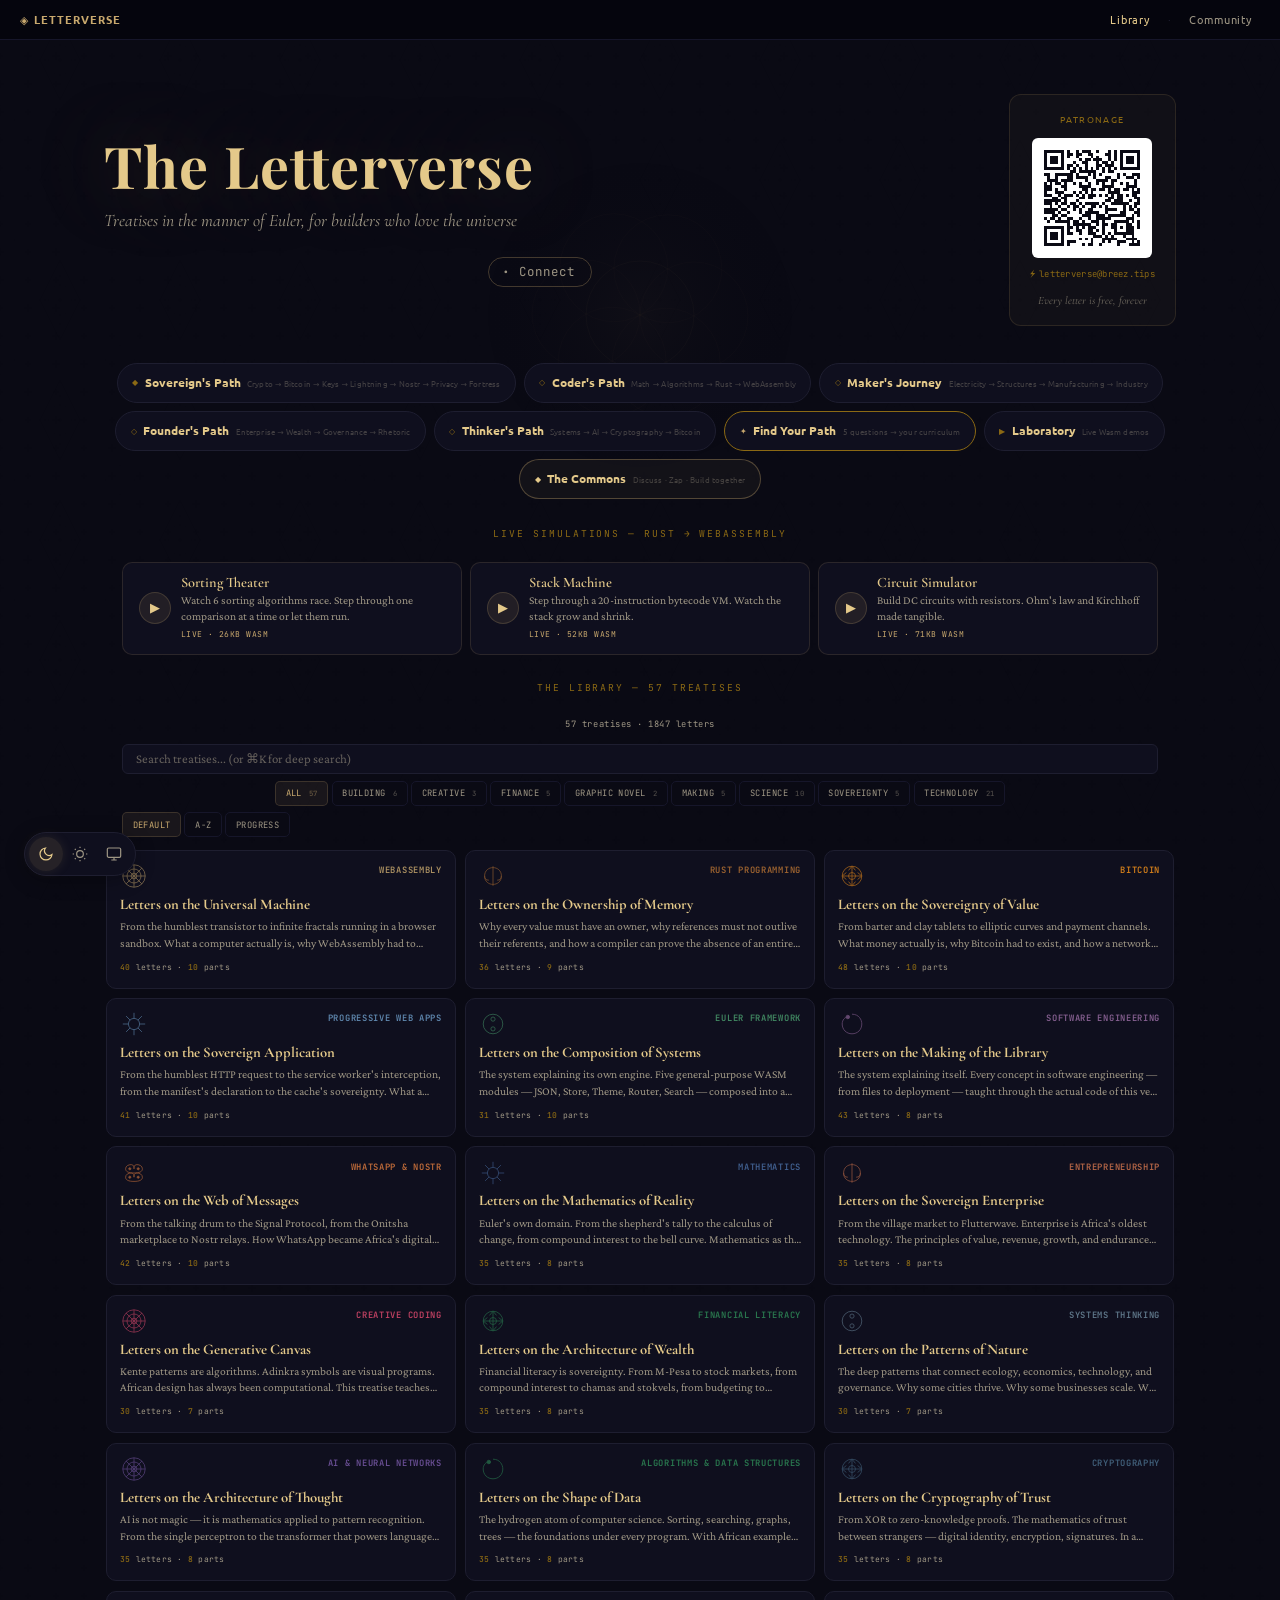
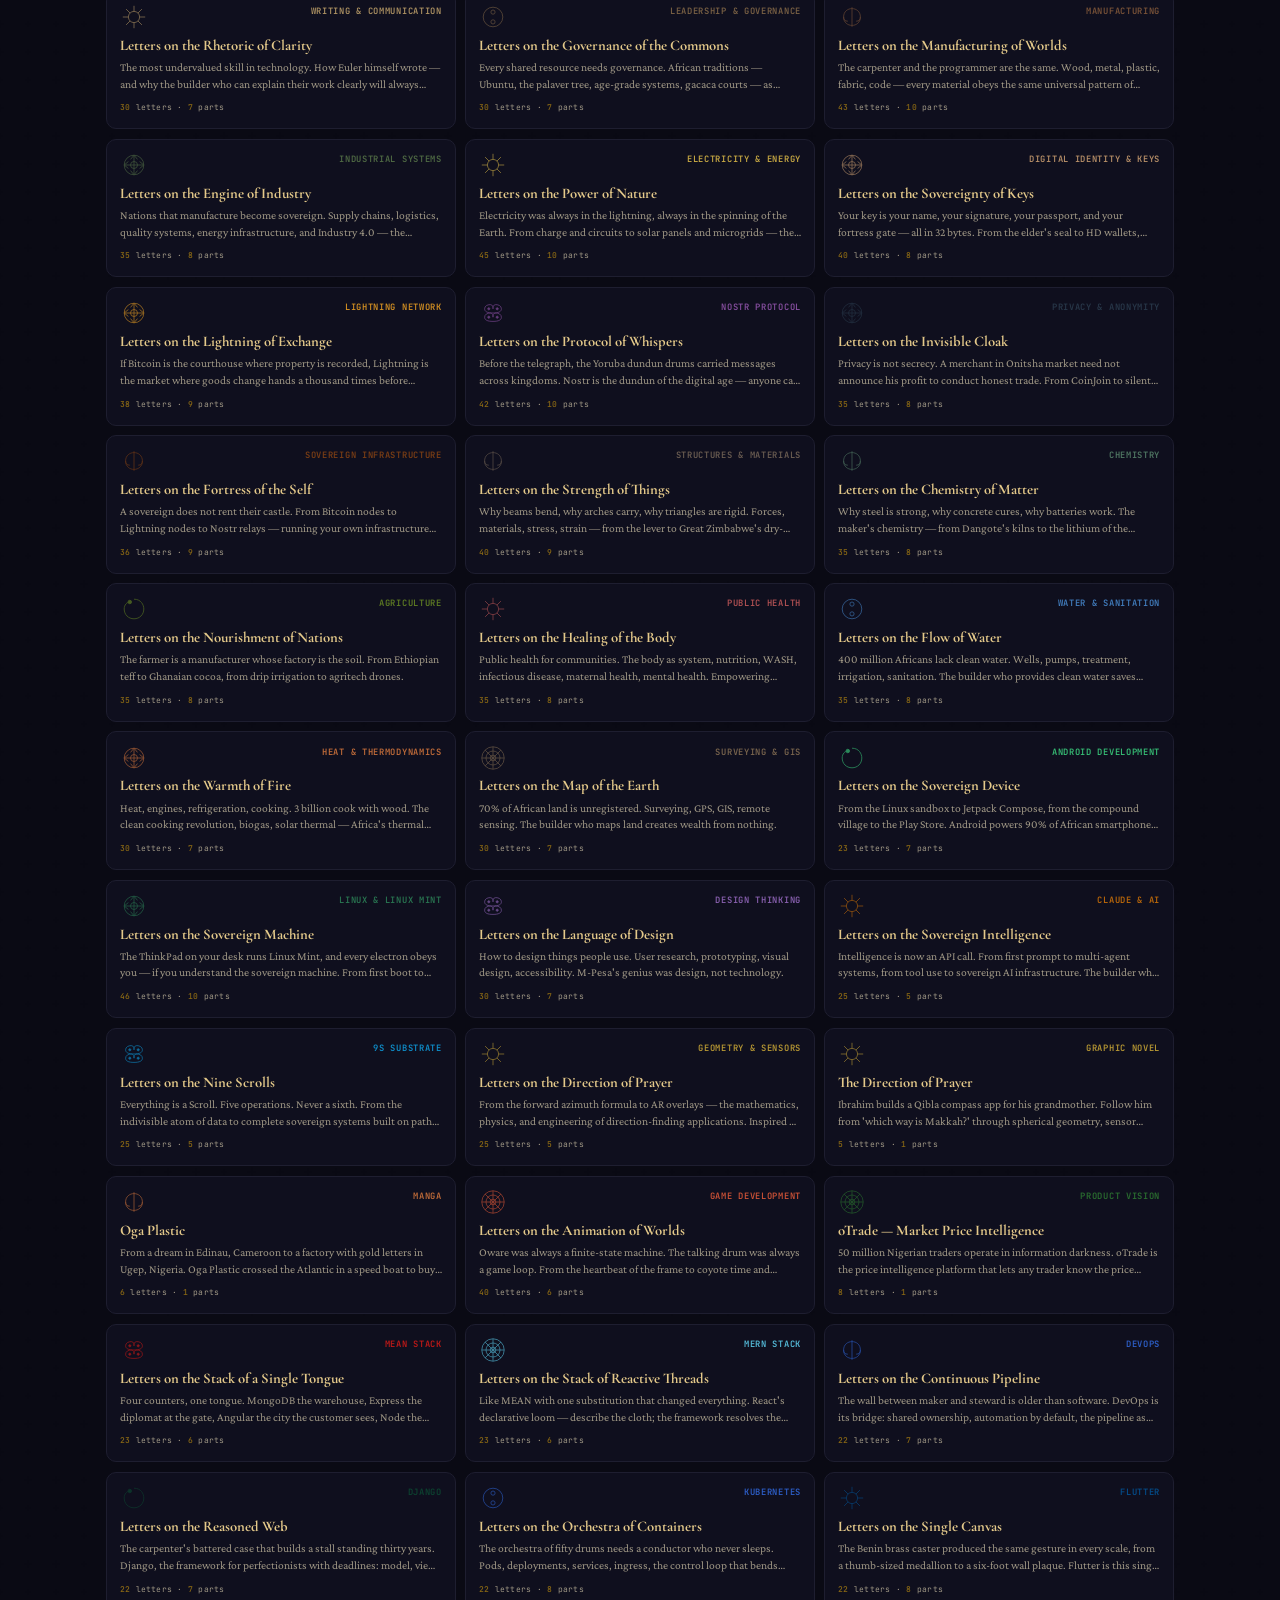
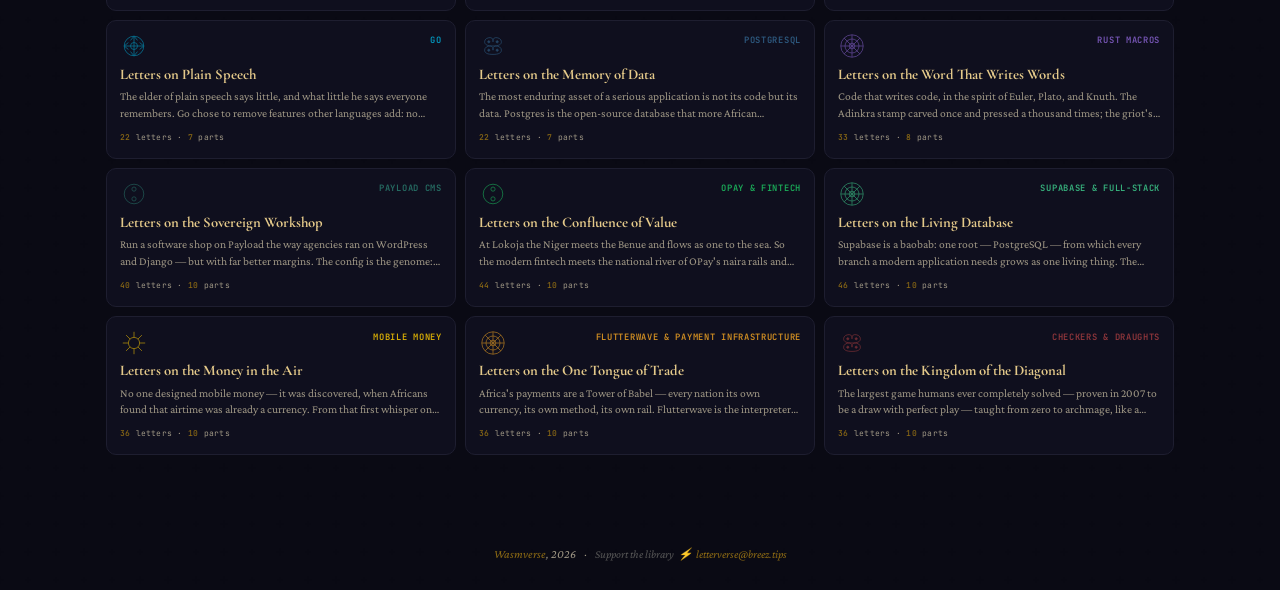
<file: docs/index.html>
<!DOCTYPE html>
<html lang="en">
<head>
<meta charset="UTF-8">
<meta name="viewport" content="width=device-width, initial-scale=1.0">
<title>The Letterverse</title>
<meta name="description" content="A free digital university of 50 treatises and 1,576 letters teaching technology, science, finance, and sovereignty from first principles — in the voice of Euler, grounded in African reality.">
<meta name="theme-color" content="#0a0a14">
<link rel="canonical" href="https://obiverse.github.io/wasmverse/">
<meta property="og:type" content="website">
<meta property="og:url" content="https://obiverse.github.io/wasmverse/">
<meta property="og:title" content="The Letterverse — 50 Treatises for Builders">
<meta property="og:description" content="A free digital university teaching technology, science, finance, and sovereignty from first principles — in the voice of Euler, grounded in African reality. 1,576 letters. Live WebAssembly demos. Works offline.">
<meta property="og:image" content="https://obiverse.github.io/wasmverse/og-image.png">
<meta property="og:image:width" content="1200">
<meta property="og:image:height" content="630">
<meta name="twitter:card" content="summary_large_image">
<meta name="twitter:title" content="The Letterverse — 50 Treatises for Builders">
<meta name="twitter:description" content="Free digital university: Bitcoin, Rust, WebAssembly, cryptography, AI, Django, Flutter, Kubernetes, and 42 more subjects taught from first principles in the voice of Euler. Works offline.">
<meta name="twitter:image" content="https://obiverse.github.io/wasmverse/og-image.png">
<script type="application/ld+json">
{
  "@context": "https://schema.org",
  "@type": "WebSite",
  "name": "The Letterverse",
  "description": "Treatises in the manner of Euler's Letters to a German Princess — for builders who love the universe",
  "url": "https://obiverse.github.io/wasmverse/",
  "publisher": {
    "@type": "Organization",
    "name": "OBIVERSE",
    "url": "https://obiverse.net"
  },
  "potentialAction": {
    "@type": "SearchAction",
    "target": "https://obiverse.github.io/wasmverse/?q={search_term_string}",
    "query-input": "required name=search_term_string"
  }
}
</script>
<link rel="manifest" href="manifest.webmanifest">
<link rel="icon" href="icon.svg" type="image/svg+xml">
<meta name="apple-mobile-web-app-capable" content="yes">
<meta name="apple-mobile-web-app-status-bar-style" content="black-translucent">
<link rel="preconnect" href="https://fonts.googleapis.com">
<link rel="preconnect" href="https://fonts.gstatic.com" crossorigin>
<link href="https://fonts.googleapis.com/css2?family=Cormorant+Garamond:ital,wght@0,400;0,600;0,700;1,400;1,600&family=Crimson+Pro:ital,wght@0,300;0,400;0,600;1,300;1,400&family=JetBrains+Mono:wght@400;500&family=Playfair+Display:ital,wght@0,400;0,700;0,900;1,400&family=Ubuntu:wght@300;400;500;700&display=swap" rel="stylesheet">
<link rel="stylesheet" href="css/base.css">
<link rel="stylesheet" href="css/library.css">
<link rel="stylesheet" href="css/search.css">
<link rel="stylesheet" href="css/theme-toggle.css">
<link rel="stylesheet" href="css/portal.css">
</head>
<body>

<canvas id="bg-canvas"></canvas>

<!-- ═══════════════════════════════════════════════
     SITE NAV — Slim fixed top bar
     ═══════════════════════════════════════════════ -->
<nav class="site-nav" aria-label="Site navigation">
  <a class="site-nav-brand" href="index.html">◈ LETTERVERSE</a>
  <a class="site-nav-link active" href="index.html">Library</a>
  <span class="site-nav-sep">·</span>
  <a class="site-nav-link" href="community.html">Community</a>
</nav>

<!-- ═══════════════════════════════════════════════
     HERO — Compact temple entrance
     ═══════════════════════════════════════════════ -->
<section class="hero">
  <div class="hero-left">
    <h1>The Letterverse</h1>
    <p class="tagline">Treatises in the manner of Euler, for builders who love the universe</p>
    <div class="identity-bar">
      <button class="identity-btn" id="identity-btn" aria-label="Connect your sovereign identity">
        <span class="identity-dot" id="identity-dot">·</span>
        <span id="identity-label">Connect</span>
      </button>
    </div>
  </div>
  <div class="hero-right">
    <div class="hero-support-label">PATRONAGE</div>
    <canvas id="hero-zap-qr"></canvas>
    <a href="#" data-lightning="letterverse@breez.tips" class="hero-zap-addr">&#9889;&ensp;letterverse@breez.tips</a>
    <p class="hero-support-sub">Every letter is free, forever</p>
  </div>
</section>

<!-- ═══════════════════════════════════════════════
     NOSTR CONNECT MODAL
     ═══════════════════════════════════════════════ -->
<div class="nostr-modal-backdrop" id="nostr-modal" hidden aria-modal="true" role="dialog">
  <div class="nostr-modal">
    <button class="nostr-modal-close" id="nostr-close" aria-label="Close">&times;</button>

    <!-- State: disconnected — show connect UI -->
    <div id="nostr-connect-view">
      <div class="nostr-modal-title">SIGN IN WITH OBIVERSE</div>
      <p class="nostr-modal-sub">Your sovereign identity. No password. No server.</p>

      <!-- QR Code — rendered by WASM, no JS library -->
      <div class="nostr-qr-wrap">
        <canvas id="nostr-qr-canvas"></canvas>
        <p class="nostr-qr-hint" id="nostr-qr-hint">Generating&hellip;</p>
      </div>

      <!-- Mobile: deep link button -->
      <a class="nostr-open-btn" id="nostr-open-btn" href="#" hidden>
        Open OBIVERSE &#8599;
      </a>

      <div class="nostr-divider">— or use any NIP-46 bunker —</div>
      <div class="nostr-paste-row">
        <input class="nostr-paste-input" id="nostr-paste" type="text"
               placeholder="nostrconnect://… or obiverse://…" autocomplete="off" spellcheck="false">
        <button class="nostr-paste-btn" id="nostr-paste-btn">&#8594;</button>
      </div>

      <p class="nostr-status" id="nostr-status"></p>

      <div class="nostr-get-wallet">
        <span class="nostr-get-label">Don&rsquo;t have the wallet?</span>
        <a class="nostr-get-link" id="nostr-get-link" href="#" target="_blank" rel="noopener">
          Get OBIVERSE on TestFlight &nearr;
        </a>
      </div>
    </div>

    <!-- State: connected — show identity -->
    <div id="nostr-connected-view" hidden>
      <div class="nostr-modal-title">SOVEREIGN</div>
      <p class="nostr-pubkey" id="nostr-pubkey-display"></p>

      <!-- Ceremony: shown only on first connect, hidden on silent reconnect -->
      <div id="nostr-ceremony" hidden>
        <p class="nostr-ceremony-math">secp256k1 ECDH &middot; NIP-44 ChaCha20 &middot; Schnorr signature</p>
        <p class="nostr-ceremony-sub">No password. No server. Only your key &mdash; the same mathematics in
          <a class="nostr-ceremony-link" href="read.html?book=crypto">Letters on Cryptography</a>.
        </p>
      </div>

      <p class="nostr-modal-sub" id="nostr-connected-sub">Your progress is now sovereign.</p>
      <p class="nostr-attestations" id="nostr-attestations" hidden></p>
      <button class="nostr-disconnect-btn" id="nostr-disconnect">Disconnect</button>
    </div>
  </div>
</div>

<!-- ═══════════════════════════════════════════════
     THE COMPASS — Horizontal path strip (no dead space)
     ═══════════════════════════════════════════════ -->
<nav class="compass-strip" id="compass">
  <div class="compass-scroll">
    <a class="compass-pill" href="#library" data-path="sovereign">
      <span class="compass-icon">&#9670;</span>
      <span class="compass-name">Sovereign's Path</span>
      <span class="compass-trail">Crypto → Bitcoin → Keys → Lightning → Nostr → Privacy → Fortress</span>
    </a>
    <a class="compass-pill" href="#library" data-path="coder">
      <span class="compass-icon">&#9671;</span>
      <span class="compass-name">Coder's Path</span>
      <span class="compass-trail">Math → Algorithms → Rust → WebAssembly</span>
    </a>
    <a class="compass-pill" href="#library" data-path="maker">
      <span class="compass-icon">&#9671;</span>
      <span class="compass-name">Maker's Journey</span>
      <span class="compass-trail">Electricity → Structures → Manufacturing → Industry</span>
    </a>
    <a class="compass-pill" href="#library" data-path="founder">
      <span class="compass-icon">&#9671;</span>
      <span class="compass-name">Founder's Path</span>
      <span class="compass-trail">Enterprise → Wealth → Governance → Rhetoric</span>
    </a>
    <a class="compass-pill" href="#library" data-path="thinker">
      <span class="compass-icon">&#9671;</span>
      <span class="compass-name">Thinker's Path</span>
      <span class="compass-trail">Systems → AI → Cryptography → Bitcoin</span>
    </a>
    <a class="compass-pill quiz-pill" href="#" id="quiz-trigger">
      <span class="compass-icon">&#10022;</span>
      <span class="compass-name">Find Your Path</span>
      <span class="compass-trail">5 questions &rarr; your curriculum</span>
    </a>
    <a class="compass-pill lab-pill" href="#laboratory">
      <span class="compass-icon">&#9654;</span>
      <span class="compass-name">Laboratory</span>
      <span class="compass-trail">Live Wasm demos</span>
    </a>
    <a class="compass-pill community-pill" href="community.html">
      <span class="compass-icon">&#9670;</span>
      <span class="compass-name">The Commons</span>
      <span class="compass-trail">Discuss &middot; Zap &middot; Build together</span>
    </a>
  </div>
</nav>

<!-- ═══════════════════════════════════════════════
     THE LABORATORY — Compact inline demos
     ═══════════════════════════════════════════════ -->
<section class="lab-section" id="laboratory">
  <div class="section-label">Live Simulations — Rust → WebAssembly</div>
  <div class="lab-grid">
    <a class="lab-card" href="read.html?book=wasm#letter-38-on-knuth-the-art-and-the-visible-machine">
      <div class="lab-icon">&#9654;</div>
      <div class="lab-info">
        <div class="lab-title">Sorting Theater</div>
        <div class="lab-desc">Watch 6 sorting algorithms race. Step through one comparison at a time or let them run.</div>
        <div class="lab-badge">LIVE &middot; 26KB Wasm</div>
      </div>
    </a>
    <a class="lab-card" href="read.html?book=wasm#letter-40-on-the-stack-machine-made-visible">
      <div class="lab-icon">&#9654;</div>
      <div class="lab-info">
        <div class="lab-title">Stack Machine</div>
        <div class="lab-desc">Step through a 20-instruction bytecode VM. Watch the stack grow and shrink.</div>
        <div class="lab-badge">LIVE &middot; 52KB Wasm</div>
      </div>
    </a>
    <a class="lab-card" href="read.html?book=electricity#letter-9-on-ohm-s-law-and-the-holy-trinity">
      <div class="lab-icon">&#9654;</div>
      <div class="lab-info">
        <div class="lab-title">Circuit Simulator</div>
        <div class="lab-desc">Build DC circuits with resistors. Ohm's law and Kirchhoff made tangible.</div>
        <div class="lab-badge">LIVE &middot; 71KB Wasm</div>
      </div>
    </a>
  </div>
</section>

<!-- ═══════════════════════════════════════════════
     THE LIBRARY — Honeycomb book grid
     ═══════════════════════════════════════════════ -->
<section class="books-section" id="library">
  <div class="section-label" id="library-label">The Library</div>
  <div class="books-grid" id="books-grid">
    <div class="skeleton-card" aria-hidden="true"></div>
    <div class="skeleton-card" aria-hidden="true"></div>
    <div class="skeleton-card" aria-hidden="true"></div>
  </div>
</section>

<footer class="footer">
  <a href="https://github.com/obiverse/wasmverse">Wasmverse</a>, 2026
  &ensp;&middot;&ensp;
  <span class="footer-lightning">
    Support the library &thinsp;&#9889;&thinsp;
    <a href="#" data-lightning="letterverse@breez.tips" class="footer-lnaddr">letterverse@breez.tips</a>
  </span>
</footer>

<!-- ═══════════════════════════════════════════════
     PORTAL — Sovereign account panel (slides from right)
     ═══════════════════════════════════════════════ -->
<div id="portal-overlay" hidden>
  <div id="portal" role="dialog" aria-modal="true" aria-label="Your Library">

    <!-- Header -->
    <div class="portal-header">
      <span class="portal-header-title">YOUR LIBRARY</span>
      <button class="portal-close" id="portal-close" aria-label="Close">&times;</button>
    </div>

    <!-- Identity -->
    <section class="portal-section portal-identity-section">
      <div class="portal-avatar" id="portal-avatar">◉</div>
      <div class="portal-pubkey-display" id="portal-pubkey">—</div>
      <div class="portal-identity-badge" id="portal-identity-badge" hidden></div>
      <div class="portal-relay-line">
        <span id="portal-relay-dot" class="portal-relay-dot"></span>
        <span id="portal-relay">—</span>
      </div>
    </section>

    <!-- Reading Journey stats -->
    <section class="portal-section portal-stats-section">
      <div class="portal-stat">
        <div class="portal-stat-n" id="portal-stat-letters">—</div>
        <div class="portal-stat-label">letters read</div>
      </div>
      <div class="portal-stat">
        <div class="portal-stat-n" id="portal-stat-started">—</div>
        <div class="portal-stat-label">books started</div>
      </div>
      <div class="portal-stat">
        <div class="portal-stat-n" id="portal-stat-completed">—</div>
        <div class="portal-stat-label">completed</div>
      </div>
    </section>

    <!-- Your Shelf -->
    <section class="portal-section">
      <div class="portal-section-label">YOUR SHELF — 50 TREATISES</div>
      <div id="portal-shelf" class="portal-shelf"></div>
    </section>

    <!-- Relay record: attestations -->
    <section class="portal-section" id="portal-attests-section" hidden>
      <div class="portal-section-label">RELAY RECORD · ATTESTATIONS</div>
      <div id="portal-attests-list"></div>
    </section>

    <!-- Lightning patronage -->
    <section class="portal-section portal-lightning-section">
      <div class="portal-section-label">SUPPORT THE LIBRARY</div>
      <p class="portal-lightning-sub">Every letter is free, forever.<br>Patronage powers the mission.</p>
      <a href="#" data-lightning="letterverse@breez.tips" class="portal-zap-btn">
        &#9889;&ensp;letterverse@breez.tips
      </a>
      <div class="portal-qr-wrap">
        <canvas id="portal-zap-qr"></canvas>
        <span class="portal-qr-hint">SCAN TO ZAP</span>
      </div>
    </section>

    <!-- Disconnect -->
    <section class="portal-section portal-danger-section">
      <button class="portal-disconnect-btn" id="portal-disconnect-btn">Disconnect Wallet</button>
    </section>

  </div>
</div>

<!-- ═══════════════════════════════════════════════
     SCROLL CERTIFICATE — Path completion celebration
     ═══════════════════════════════════════════════ -->
<div id="celebration-overlay" class="celebration-overlay" hidden>
  <div class="celebration-modal">
    <button class="celebration-close" aria-label="Close">&times;</button>
    <canvas id="celebration-canvas" width="400" height="200"></canvas>
    <div class="celebration-content" id="celebration-content">
      <!-- Populated by JS -->
    </div>
  </div>
</div>

<!-- ═══════════════════════════════════════════════
     APPRENTICESHIP QUIZ — "Find Your Path" overlay
     ═══════════════════════════════════════════════ -->
<div id="quiz-overlay" class="quiz-overlay" hidden>
  <div class="quiz-modal">
    <button class="quiz-close" aria-label="Close">&times;</button>
    <div class="quiz-header">
      <div class="quiz-title">Find Your Path</div>
      <div class="quiz-subtitle">Five questions. Your personalised curriculum.</div>
    </div>
    <div class="quiz-body" id="quiz-body">
      <!-- Slides rendered by library.js -->
    </div>
    <div class="quiz-progress" id="quiz-progress"></div>
  </div>
</div>

<script type="module" src="js/library.js"></script>
<script type="module" src="js/search.js"></script>
<script type="module" src="js/theme-global.js"></script>
<script src="pwa.js"></script>
<script type="module">
/* ── Nostr Connect UI + Portal ── */
import * as nostr  from './js/nostr-shell.js';
import * as portal from './js/portal.js';
import { wireLightningLinks, lnurlEncode, LIGHTNING_ADDR, OBIVERSE_WALLET_URL } from './js/connect.js';

const modal     = document.getElementById('nostr-modal');
const btn       = document.getElementById('identity-btn');
const dot       = document.getElementById('identity-dot');
const label     = document.getElementById('identity-label');
const closeBtn  = document.getElementById('nostr-close');
const openBtn   = document.getElementById('nostr-open-btn');
const pasteIn   = document.getElementById('nostr-paste');
const pasteBtn  = document.getElementById('nostr-paste-btn');
const status    = document.getElementById('nostr-status');
const qrCanvas  = document.getElementById('nostr-qr-canvas');
const qrHint    = document.getElementById('nostr-qr-hint');
const connView    = document.getElementById('nostr-connect-view');
const doneView    = document.getElementById('nostr-connected-view');
const npubDisp    = document.getElementById('nostr-pubkey-display');
const ceremony    = document.getElementById('nostr-ceremony');
const attestEl    = document.getElementById('nostr-attestations');
const discBtn     = document.getElementById('nostr-disconnect');

const isMobile = () => /iPhone|iPad|iPod|Android/i.test(navigator.userAgent);

// ── Boot: restore session + render hero QR + wire lightning links ─────────
wireLightningLinks();
document.getElementById('nostr-get-link').href = OBIVERSE_WALLET_URL;
(async () => {
  const npub = await nostr.restoreSession();
  if (npub) setConnected(npub);

  // Render Lightning QR in hero — fire-and-forget, never blocks UI
  const heroQr = document.getElementById('hero-zap-qr');
  if (heroQr) {
    nostr.renderQR(heroQr, lnurlEncode(LIGHTNING_ADDR), { scale: 3, light: 0xffffff })
      .then(() => { heroQr.style.display = 'block'; })
      .catch(() => {});
  }
})();

// ── Portal close + disconnect ─────────────────────────────────────────────
document.getElementById('portal-close').addEventListener('click', () => portal.close());
document.getElementById('portal-overlay').addEventListener('click', e => {
  if (e.target === document.getElementById('portal-overlay')) portal.close();
});
document.getElementById('portal-disconnect-btn').addEventListener('click', async () => {
  await nostr.disconnect();
  portal.close();
  setDisconnected();
});

// ── Modal / Portal open ───────────────────────────────────────────────────
btn.addEventListener('click', async () => {
  if (nostr.isConnected()) {
    portal.open();
    return;
  }
  showModal(false);
  await startConnect();
});

async function startConnect() {
  setStatus('');
  qrHint.textContent = 'Generating…';
  qrCanvas.width = 0;

  try {
    // Reuse a pending session if one exists (iOS killed the PWA mid-auth).
    // Generating a new keypair would create a nonce the wallet never saw.
    let uri;
    if (nostr.hasPendingAuth()) {
      uri = nostr.getPendingUri('Letterverse');
      qrHint.textContent = 'Reconnecting…';
      setStatus('Resuming sign-in…');
    } else {
      ({ uri } = await nostr.generateGateUri({ origin: 'Letterverse' }));
    }

    // Render QR via WASM (no JS library)
    await nostr.renderQR(qrCanvas, uri, { scale: 4 });
    if (!qrHint.textContent.includes('Reconnect')) {
      qrHint.textContent = 'Scan with OBIVERSE wallet';
    }

    // Mobile: show deep link button
    if (isMobile()) {
      openBtn.href = uri;
      openBtn.hidden = false;
    }

    setStatus('Waiting for wallet approval…');

    // iOS: when user returns from wallet app, update status to show we're verifying
    const _onReturn = () => {
      if (document.visibilityState === 'visible') setStatus('Verifying…');
    };
    document.addEventListener('visibilitychange', _onReturn);

    let npub;
    try {
      npub = await nostr.waitForGateAuth();
    } finally {
      document.removeEventListener('visibilitychange', _onReturn);
    }
    // Show ceremony before closing — let the reader see the math
    connView.hidden = true;
    doneView.hidden = false;
    npubDisp.textContent = nostr.getPubkeyDisplay() ?? npub.slice(0, 8);
    ceremony.hidden = false;
    setConnected(npub);
    // Fetch attestations and display count
    _refreshAttestations();
    // Auto-close after reader has absorbed the ceremony
    setTimeout(closeModal, 5000);
  } catch (e) {
    setStatus(e.message || 'Connection failed');
    qrHint.textContent = '';
  }
}

pasteBtn.addEventListener('click', () => { /* other wallets — phase 2 */ });
pasteIn.addEventListener('keydown', e => { if (e.key === 'Enter') pasteBtn.click(); });

// ── Disconnect ─────────────────────────────────────────────────────────────
discBtn.addEventListener('click', async () => {
  await nostr.disconnect();
  closeModal();
  setDisconnected();
});

// ── UI helpers ─────────────────────────────────────────────────────────────
function showModal(connected) {
  modal.hidden = false;
  document.body.style.overflow = 'hidden';
  connView.hidden = connected;
  doneView.hidden = !connected;
  ceremony.hidden = true; // ceremony only on first connect, not on reopen
  if (connected) {
    npubDisp.textContent = nostr.getPubkeyDisplay() ?? nostr.getPubkey()?.slice(0, 8);
    _refreshAttestations();
  }
}

async function _refreshAttestations() {
  try {
    const records = await nostr.fetchProgress();
    const count = records.filter(r => r.t === 'letterverse-attestation').length;
    if (count > 0) {
      attestEl.textContent = `${count} book${count === 1 ? '' : 's'} completed`;
      attestEl.hidden = false;
    }
  } catch {}
}
function closeModal() {
  modal.hidden = true;
  document.body.style.overflow = '';
}
function setConnected(npub) {
  dot.textContent  = '◉';
  dot.style.color  = 'var(--gold-bright)';
  label.textContent = nostr.getPubkeyDisplay() ?? npub.slice(0, 8);
}
function setDisconnected() {
  dot.textContent  = '·';
  dot.style.color  = '';
  label.textContent = 'Connect';
}
function setStatus(msg) {
  status.textContent = msg;
}

closeBtn.addEventListener('click', closeModal);
modal.addEventListener('click', e => { if (e.target === modal) closeModal(); });
document.addEventListener('keydown', e => {
  if (e.key === 'Escape') {
    if (!modal.hidden) closeModal();
    if (!document.getElementById('portal-overlay').hidden) portal.close();
  }
});
</script>
</body>
</html>
</file>
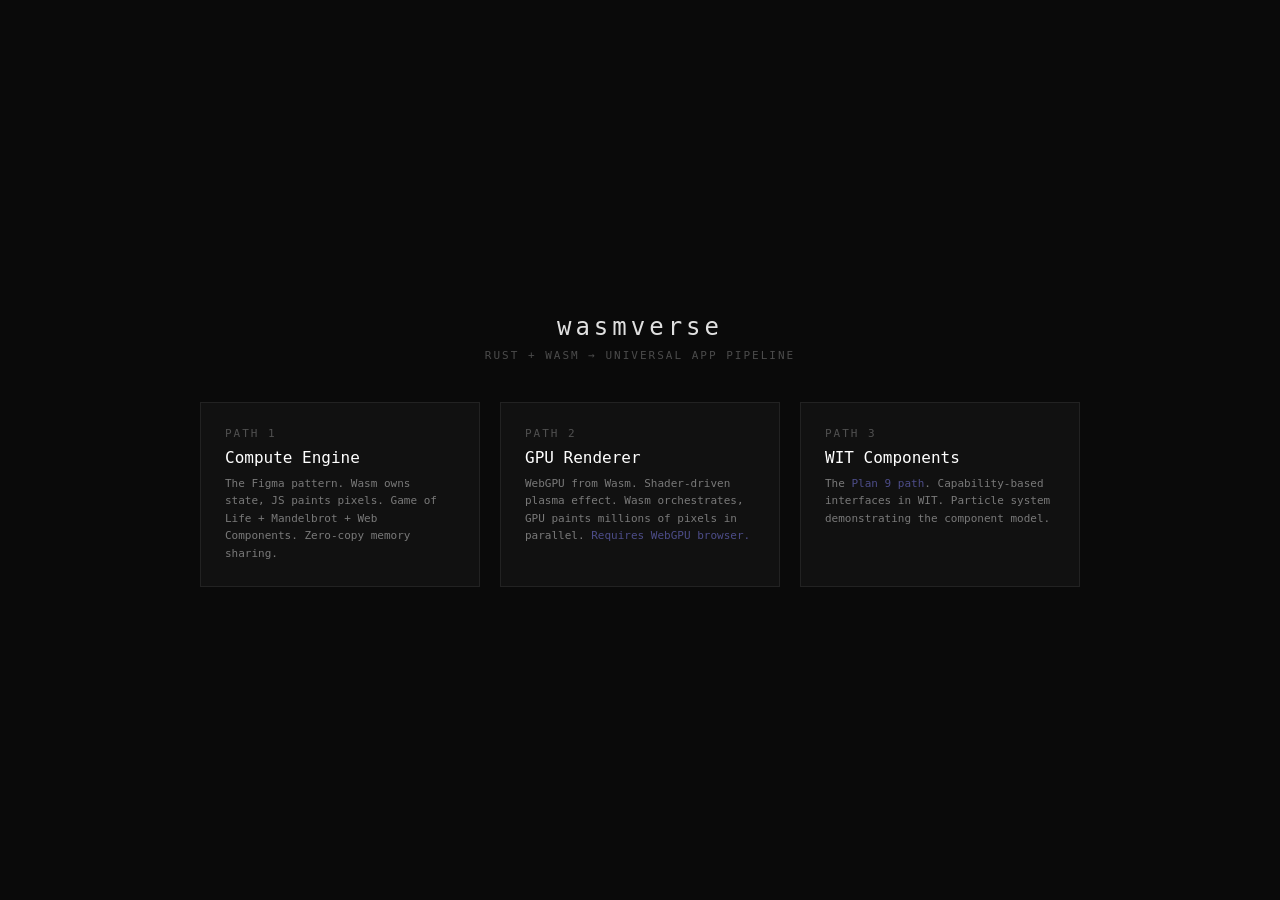
<file: web/index.html>
<!DOCTYPE html>
<html>
<head>
    <meta charset="utf-8">
    <title>wasmverse</title>
    <style>
        * { margin: 0; padding: 0; box-sizing: border-box; }
        body {
            background: #0a0a0a;
            color: #e0e0e0;
            font-family: 'SF Mono', 'Fira Code', monospace;
            display: flex;
            flex-direction: column;
            align-items: center;
            justify-content: center;
            min-height: 100vh;
            padding: 40px;
        }
        h1 {
            font-size: 24px;
            font-weight: 300;
            letter-spacing: 4px;
            margin-bottom: 8px;
        }
        .subtitle {
            font-size: 11px;
            opacity: 0.3;
            letter-spacing: 2px;
            text-transform: uppercase;
            margin-bottom: 40px;
        }
        .paths {
            display: flex;
            gap: 20px;
            flex-wrap: wrap;
            justify-content: center;
        }
        a.path {
            display: block;
            width: 280px;
            padding: 24px;
            background: #111;
            border: 1px solid #222;
            text-decoration: none;
            color: inherit;
            transition: border-color 0.2s;
        }
        a.path:hover { border-color: #555; }
        .path-num {
            font-size: 11px;
            opacity: 0.3;
            text-transform: uppercase;
            letter-spacing: 2px;
        }
        .path-title {
            font-size: 16px;
            margin: 8px 0;
            color: #fff;
        }
        .path-desc {
            font-size: 11px;
            opacity: 0.5;
            line-height: 1.6;
        }
        .plan9 { color: #88f; }
    </style>
</head>
<body>
    <h1>wasmverse</h1>
    <div class="subtitle">rust + wasm → universal app pipeline</div>

    <div class="paths">
        <a href="compute/" class="path">
            <div class="path-num">path 1</div>
            <div class="path-title">Compute Engine</div>
            <div class="path-desc">
                The Figma pattern. Wasm owns state, JS paints pixels.
                Game of Life + Mandelbrot + Web Components.
                Zero-copy memory sharing.
            </div>
        </a>

        <a href="gpu/" class="path">
            <div class="path-num">path 2</div>
            <div class="path-title">GPU Renderer</div>
            <div class="path-desc">
                WebGPU from Wasm. Shader-driven plasma effect.
                Wasm orchestrates, GPU paints millions of pixels in parallel.
                <span class="plan9">Requires WebGPU browser.</span>
            </div>
        </a>

        <a href="wit/" class="path">
            <div class="path-num">path 3</div>
            <div class="path-title">WIT Components</div>
            <div class="path-desc">
                The <span class="plan9">Plan 9 path</span>.
                Capability-based interfaces in WIT.
                Particle system demonstrating the component model.
            </div>
        </a>
    </div>
</body>
</html>
</file>
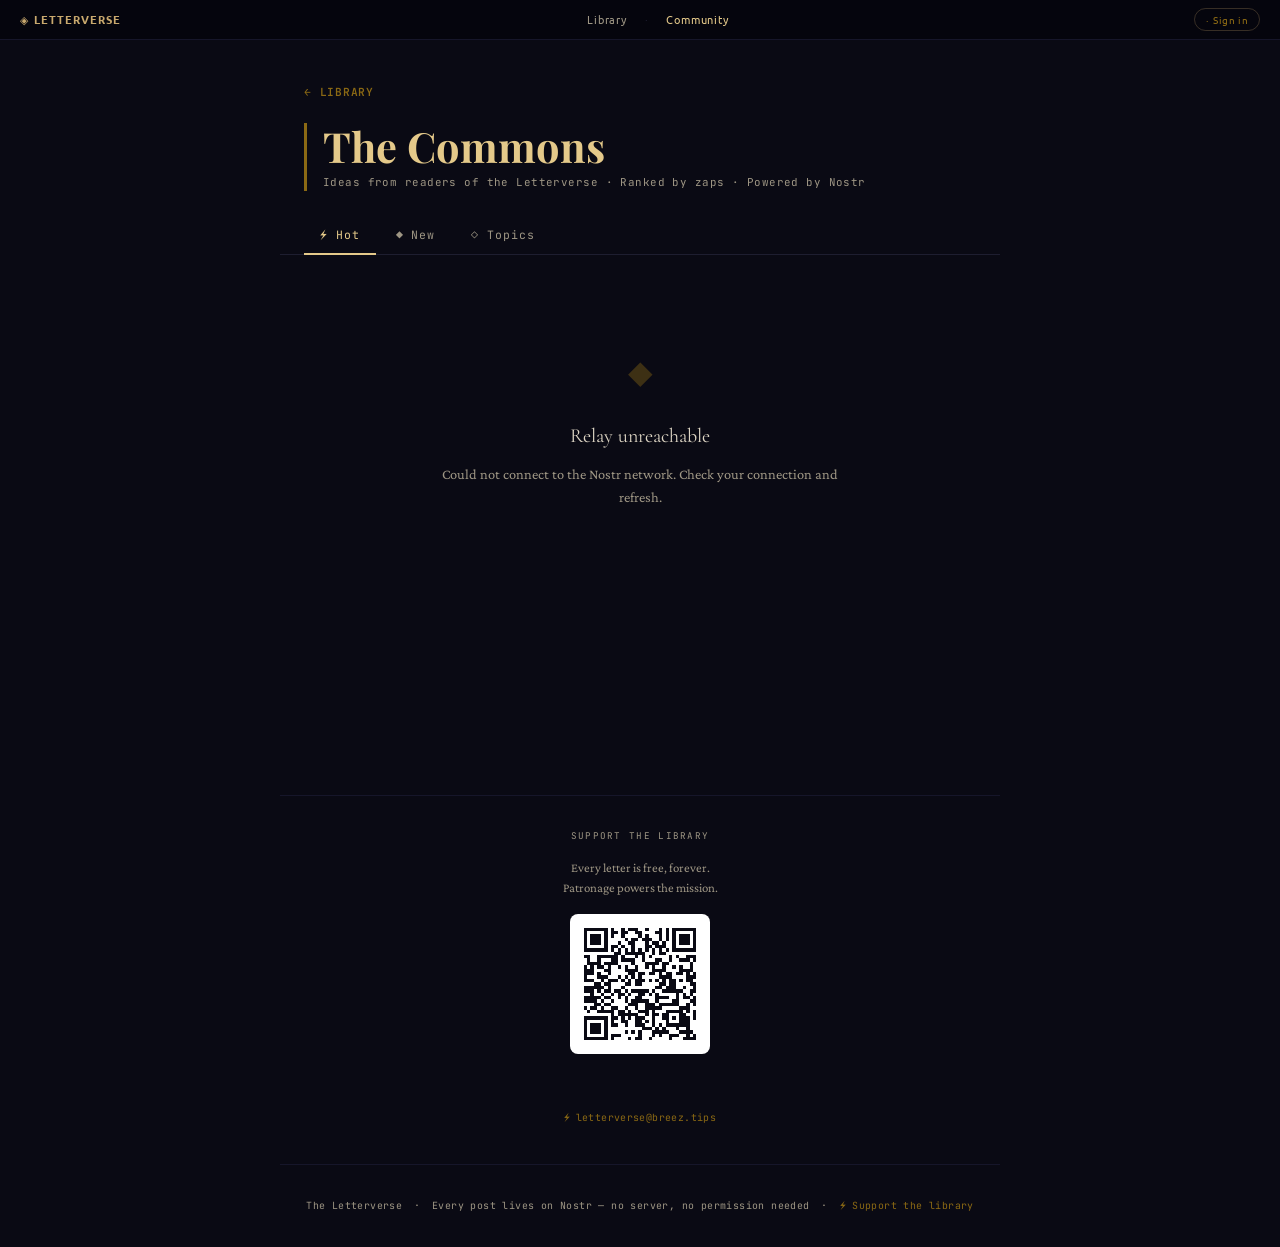
<file: docs/community.html>
<!DOCTYPE html>
<html lang="en">
<head>
<meta charset="UTF-8">
<meta name="viewport" content="width=device-width, initial-scale=1.0">
<title>The Commons — Letterverse Community</title>
<meta name="description" content="Ideas, questions, and insights from readers of the Letterverse. Ranked by zaps. Powered by Nostr.">
<meta name="theme-color" content="#0a0a14">
<link rel="canonical" href="https://obiverse.github.io/wasmverse/community.html">
<meta property="og:type" content="website">
<meta property="og:title" content="The Commons — Letterverse Community">
<meta property="og:description" content="Discuss the letters. Zap the insights. Build the African knowledge economy.">
<meta property="og:image" content="https://obiverse.github.io/wasmverse/og-image.png">
<meta name="twitter:card" content="summary_large_image">
<link rel="manifest" href="manifest.webmanifest">
<link rel="icon" href="icon.svg" type="image/svg+xml">
<meta name="apple-mobile-web-app-capable" content="yes">
<meta name="apple-mobile-web-app-status-bar-style" content="black-translucent">
<link rel="preconnect" href="https://fonts.googleapis.com">
<link rel="preconnect" href="https://fonts.gstatic.com" crossorigin>
<link href="https://fonts.googleapis.com/css2?family=Cormorant+Garamond:ital,wght@0,400;0,600;0,700;1,400;1,600&family=Crimson+Pro:ital,wght@0,300;0,400;0,600;1,300;1,400&family=JetBrains+Mono:wght@400;500&family=Playfair+Display:ital,wght@0,400;0,700;0,900;1,400&family=Ubuntu:wght@300;400;500;700&display=swap" rel="stylesheet">
<link rel="stylesheet" href="css/base.css">
<link rel="stylesheet" href="css/community.css">
<link rel="stylesheet" href="css/theme-toggle.css">
<link rel="stylesheet" href="css/portal.css">
</head>
<body>

<div id="comm-top-progress"></div>

<!-- ── Site nav ─────────────────────────────────────────────────────────── -->
<nav class="site-nav" aria-label="Site navigation">
  <a class="site-nav-brand" href="index.html">◈ LETTERVERSE</a>
  <a class="site-nav-link" href="index.html">Library</a>
  <span class="site-nav-sep">·</span>
  <a class="site-nav-link active" href="community.html">Community</a>
  <button class="site-nav-identity" id="comm-identity-btn" title="Sign in with OBIVERSE">
    <span id="comm-identity-dot">·</span>
    <span id="comm-identity-label">Sign in</span>
  </button>
</nav>

<!-- ── Header ──────────────────────────────────────────────────────────── -->
<header class="comm-header">
  <a href="index.html" class="comm-back">&larr; LIBRARY</a>
  <div class="comm-hero">
    <h1 class="comm-title">The Commons</h1>
    <p class="comm-sub">Ideas from readers of the Letterverse &middot; Ranked by zaps &middot; Powered by Nostr</p>
  </div>
</header>

<!-- ── Tab strip ───────────────────────────────────────────────────────── -->
<nav class="comm-tabs" id="comm-tabs" aria-label="Feed views">
  <button class="comm-tab active" data-tab="hot">&#9889; Hot</button>
  <button class="comm-tab" data-tab="new">&#9670; New</button>
  <button class="comm-tab" data-tab="topics">&#9671; Topics</button>
</nav>

<!-- ── Feed ────────────────────────────────────────────────────────────── -->
<main class="comm-main" id="comm-main">

  <!-- Loading state -->
  <div class="comm-loading" id="comm-loading">
    <div class="comm-spinner"></div>
    <p>Connecting to the relay&hellip;</p>
  </div>

  <!-- Error state -->
  <div class="comm-empty" id="comm-error" hidden>
    <p class="comm-empty-icon">&#9670;</p>
    <p class="comm-empty-title">Relay unreachable</p>
    <p class="comm-empty-sub">Could not connect to the Nostr network. Check your connection and refresh.</p>
  </div>

  <!-- Feed: post cards injected here -->
  <div id="comm-feed" hidden></div>

  <!-- Empty state: no posts yet -->
  <div class="comm-empty" id="comm-empty" hidden>
    <p class="comm-empty-icon">&#9670;</p>
    <p class="comm-empty-title">The commons awaits its first voice</p>
    <p class="comm-empty-sub">When you read a letter and a thought strikes, share it using the &nearr; button in the reader. It will appear here.</p>
    <div class="comm-starters" id="comm-starters"></div>
  </div>

  <!-- Topics tab view -->
  <div id="comm-topics-view" hidden>
    <p class="comm-topics-label">DISCUSSIONS BY TREATISE</p>
    <div class="comm-topic-grid" id="comm-topic-grid"></div>
  </div>

</main>

<!-- ── Support section ──────────────────────────────────────────────────── -->
<div class="comm-support">
  <div class="comm-support-label">SUPPORT THE LIBRARY</div>
  <p class="comm-support-sub">Every letter is free, forever.<br>Patronage powers the mission.</p>
  <canvas id="comm-zap-qr"></canvas>
  <br>
  <a href="#" data-lightning="letterverse@breez.tips" class="comm-support-addr">&#9889;&ensp;letterverse@breez.tips</a>
</div>

<footer class="comm-footer">
  <a href="index.html">The Letterverse</a>
  &ensp;&middot;&ensp;
  <span>Every post lives on Nostr &mdash; no server, no permission needed</span>
  &ensp;&middot;&ensp;
  <a href="#" data-lightning="letterverse@breez.tips" class="comm-footer-zap">&#9889; Support the library</a>
</footer>

<!-- ── Portal overlay ───────────────────────────────────────────────────── -->
<div id="portal-overlay" hidden>
  <div id="portal" role="dialog" aria-modal="true" aria-label="Your Library">
    <div class="portal-header">
      <span class="portal-header-title">YOUR LIBRARY</span>
      <button class="portal-close" id="portal-close" aria-label="Close">&times;</button>
    </div>
    <section class="portal-section portal-identity-section">
      <div class="portal-avatar" id="portal-avatar">&#9673;</div>
      <div class="portal-pubkey-display" id="portal-pubkey">&mdash;</div>
      <div class="portal-identity-badge" id="portal-identity-badge" hidden></div>
      <div class="portal-relay-line">
        <span id="portal-relay-dot" class="portal-relay-dot"></span>
        <span id="portal-relay">&mdash;</span>
      </div>
    </section>
    <section class="portal-section portal-stats-section">
      <div class="portal-stat">
        <div class="portal-stat-n" id="portal-stat-letters">&mdash;</div>
        <div class="portal-stat-label">letters read</div>
      </div>
      <div class="portal-stat">
        <div class="portal-stat-n" id="portal-stat-started">&mdash;</div>
        <div class="portal-stat-label">books started</div>
      </div>
      <div class="portal-stat">
        <div class="portal-stat-n" id="portal-stat-completed">&mdash;</div>
        <div class="portal-stat-label">completed</div>
      </div>
    </section>
    <section class="portal-section">
      <div class="portal-section-label">YOUR SHELF &mdash; 50 TREATISES</div>
      <div id="portal-shelf" class="portal-shelf"></div>
    </section>
    <section class="portal-section" id="portal-attests-section" hidden>
      <div class="portal-section-label">RELAY RECORD &middot; ATTESTATIONS</div>
      <div id="portal-attests-list"></div>
    </section>
    <section class="portal-section portal-lightning-section">
      <div class="portal-section-label">SUPPORT THE LIBRARY</div>
      <p class="portal-lightning-sub">Every letter is free, forever.<br>Patronage powers the mission.</p>
      <a href="#" data-lightning="letterverse@breez.tips" class="portal-zap-btn">&#9889;&ensp;letterverse@breez.tips</a>
      <div class="portal-qr-wrap">
        <canvas id="portal-zap-qr"></canvas>
        <span class="portal-qr-hint">SCAN TO ZAP</span>
      </div>
    </section>
    <section class="portal-section portal-danger-section">
      <button class="portal-disconnect-btn" id="portal-disconnect-btn">Disconnect Wallet</button>
    </section>
  </div>
</div>

<!-- ── Compose overlay (Phase 4) ───────────────────────────────────────── -->
<div id="compose-overlay" hidden aria-modal="true" role="dialog" aria-label="New post">
  <div id="compose-panel">
    <div class="compose-header">
      <span class="compose-header-title">NEW POST</span>
      <button id="compose-close" aria-label="Close">&times;</button>
    </div>
    <input id="compose-title" type="text" placeholder="Title (optional — first line used if blank)" autocomplete="off">
    <select id="compose-topic">
      <option value="">No specific topic</option>
    </select>
    <textarea id="compose-body" placeholder="Share an insight, question, or project…&#10;&#10;Markdown supported. Appears on Nostr — visible in Damus, Primal, Snort." rows="8"></textarea>
    <div class="compose-footer">
      <span id="compose-char-count" class="compose-char">0</span>
      <button id="compose-publish" class="compose-publish-btn">Publish to Nostr &#8599;</button>
    </div>
    <p class="compose-status" id="compose-status"></p>
  </div>
</div>

<!-- ── Compose FAB (Phase 4) ─────────────────────────────────────────────── -->
<button id="compose-fab" hidden title="Write a new post" aria-label="New post">&#43;</button>

<script type="module" src="js/community.js"></script>
<script src="pwa.js"></script>
</body>
</html>
</file>
<file: docs/css/base.css>
/* ═══════════════════════════════════════════════
   BASE — Variables, reset, body, typography
   Shared across all pages of the Letterverse
   ═══════════════════════════════════════════════ */

:root {
  --bg-deep: #06060e;
  --bg: #0a0a14;
  --bg-elevated: #0f0f1e;
  --bg-code: #0c0c18;
  --text: #ddd5c4;
  --text-dim: #9e9684;
  --text-bright: #f0e8d8;
  --gold: #c9a96e;
  --gold-bright: #e4c98a;
  --gold-dim: #8b6914;
  --gold-glow: rgba(201, 169, 110, 0.12);
  --sacred: rgba(201, 169, 110, 0.08);
  --border: #1e1e30;
  --border-subtle: #16162a;
  --accent-crimson: #8b3a3a;
  --sidebar-w: 300px;
  --content-max: 72ch;
  --font-body: 'Crimson Pro', 'Georgia', serif;
  --font-heading: 'Cormorant Garamond', 'Palatino', serif;
  /* Playfair Display — grand editorial serif for hero titles and book covers */
  --font-display: 'Playfair Display', 'Palatino', serif;
  /* Ubuntu — humanist sans designed with African language support as a core goal
     (Ubuntu = Nguni Bantu: "I am because we are"). Clean, warm, purpose-built. */
  --font-ui: 'Ubuntu', system-ui, sans-serif;
  --font-code: 'JetBrains Mono', 'Consolas', monospace;
  /* Aliases for compatibility */
  --font-mono: 'JetBrains Mono', 'Consolas', monospace;
  --surface: #0f0f1e; /* same as --bg-elevated */
}

*, *::before, *::after { box-sizing: border-box; margin: 0; padding: 0; }
[hidden] { display: none !important; }

html {
  scroll-behavior: smooth;
  scrollbar-width: thin;
  scrollbar-color: var(--gold-dim) var(--bg);
  overflow-x: hidden;
  max-width: 100vw;
}
::-webkit-scrollbar { width: 6px; }
::-webkit-scrollbar-track { background: var(--bg); }
::-webkit-scrollbar-thumb { background: var(--gold-dim); border-radius: 3px; }

body {
  font-family: var(--font-body);
  font-size: var(--font-size, 19px);
  line-height: var(--line-height, 1.85);
  color: var(--text);
  background: var(--bg);
  -webkit-font-smoothing: antialiased;
  overflow-x: hidden;
  max-width: 100vw;
  overflow-wrap: break-word;
  word-wrap: break-word;
  min-height: 100vh;
}

::selection { background: var(--gold); color: var(--bg-deep); }

@keyframes heroIn {
  to { opacity: 1; transform: translateY(0); }
}

@keyframes fadeIn {
  to { opacity: 1; }
}

.footer {
  text-align: center;
  padding: 2rem;
  font-family: var(--font-body);
  font-size: 0.8rem;
  color: var(--text-dim);
  font-style: italic;
  position: relative;
  z-index: 1;
}

.footer a { color: var(--gold-dim); text-decoration: none; transition: color 0.2s; }
.footer a:hover { color: var(--gold); }

/* ═══════════════════════════════════════════════
   SKELETON — Loading placeholders
   Visible instantly from CSS, no JS required.
   Replaced by real content when app boots.
   ═══════════════════════════════════════════════ */
@keyframes shimmer {
  to { background-position: -200% 0; }
}

.skeleton-card {
  height: 280px;
  border-radius: 16px;
  background: linear-gradient(90deg,
    var(--bg-elevated, #0f0f1e) 25%,
    rgba(255,255,255,0.03) 50%,
    var(--bg-elevated, #0f0f1e) 75%);
  background-size: 200% 100%;
  animation: shimmer 1.5s ease-in-out infinite;
  border: 1px solid var(--border, #1e1e30);
}

.skeleton-line {
  height: 1em;
  border-radius: 4px;
  margin-bottom: 0.5em;
  background: linear-gradient(90deg,
    var(--border, #1e1e30) 25%,
    rgba(255,255,255,0.04) 50%,
    var(--border, #1e1e30) 75%);
  background-size: 200% 100%;
  animation: shimmer 1.5s ease-in-out infinite;
}

/* ═══════════════════════════════════════════════
   CONNECT OVERLAY — Shared inline GATE auth dialog
   Used by reader + community pages (connect.js)
   ═══════════════════════════════════════════════ */

#lv-connect-overlay {
  position: fixed;
  inset: 0;
  z-index: 1000;
  background: rgba(6, 6, 14, 0.90);
  backdrop-filter: blur(8px);
  -webkit-backdrop-filter: blur(8px);
  display: flex;
  align-items: center;
  justify-content: center;
  padding: 1rem;
}

.lv-connect-modal {
  position: relative;
  background: var(--bg-elevated);
  border: 1px solid rgba(201, 169, 110, 0.22);
  border-radius: 1rem;
  padding: 2rem 1.75rem 1.75rem;
  width: 100%;
  max-width: 300px;
  text-align: center;
  display: flex;
  flex-direction: column;
  align-items: center;
  gap: 0.6rem;
  box-shadow: 0 24px 64px rgba(0, 0, 0, 0.6);
}

.lv-connect-close {
  position: absolute;
  top: 0.7rem; right: 0.9rem;
  background: none;
  border: none;
  color: var(--text-dim);
  font-size: 1.3rem;
  cursor: pointer;
  padding: 0.2rem;
  line-height: 1;
  transition: color 0.2s;
}
.lv-connect-close:hover { color: var(--text); }

.lv-connect-badge {
  font-family: var(--font-ui);
  font-size: 0.58rem;
  letter-spacing: 0.2em;
  color: var(--gold-dim);
}

.lv-connect-title {
  font-family: var(--font-display);
  font-size: 1.1rem;
  font-weight: 700;
  color: var(--gold-bright);
  letter-spacing: 0.08em;
  margin-top: -0.2rem;
}

.lv-connect-sub {
  font-family: var(--font-heading);
  font-size: 0.85rem;
  font-style: italic;
  color: var(--text-dim);
  line-height: 1.45;
  margin: 0;
}

.lv-connect-qr {
  image-rendering: pixelated;
  width: 180px;
  height: 180px;
  border-radius: 8px;
  display: none;
  margin: 0.3rem 0;
}

.lv-connect-open {
  display: inline-block;
  padding: 0.4rem 1.25rem;
  background: rgba(201, 169, 110, 0.1);
  border: 1px solid rgba(201, 169, 110, 0.35);
  border-radius: 99px;
  color: var(--gold-bright);
  font-family: var(--font-ui);
  font-size: 0.78rem;
  letter-spacing: 0.06em;
  text-decoration: none;
  transition: background 0.2s;
}
.lv-connect-open:hover { background: rgba(201, 169, 110, 0.2); }
.lv-connect-open[hidden] { display: none; }

.lv-connect-status {
  font-family: var(--font-code);
  font-size: 0.65rem;
  color: var(--text-dim);
  letter-spacing: 0.04em;
  margin: 0;
  min-height: 1em;
}

.lv-connect-get-wallet {
  display: flex;
  flex-direction: column;
  align-items: center;
  gap: 0.2rem;
  padding-top: 0.6rem;
  border-top: 1px solid var(--border-subtle);
  width: 100%;
}

.lv-connect-get-label {
  font-family: var(--font-code);
  font-size: 0.56rem;
  color: var(--text-dim);
  letter-spacing: 0.04em;
  opacity: 0.6;
}

.lv-connect-get-link {
  font-family: var(--font-ui);
  font-size: 0.68rem;
  font-weight: 500;
  color: var(--gold-bright);
  text-decoration: none;
  letter-spacing: 0.04em;
  transition: opacity 0.2s;
}
.lv-connect-get-link:hover { opacity: 0.75; }

/* ── Lightning payment dialog ────────────────── */
#lv-lightning-overlay {
  position: fixed;
  inset: 0;
  z-index: 1000;
  background: rgba(6, 6, 14, 0.90);
  backdrop-filter: blur(8px);
  -webkit-backdrop-filter: blur(8px);
  display: flex;
  align-items: center;
  justify-content: center;
  padding: 1rem;
}

.lv-lightning-modal {
  position: relative;
  background: var(--bg-elevated);
  border: 1px solid rgba(201, 169, 110, 0.22);
  border-radius: 1rem;
  padding: 2rem 1.5rem 1.5rem;
  width: 100%;
  max-width: 300px;
  text-align: center;
  display: flex;
  flex-direction: column;
  align-items: center;
  gap: 0.9rem;
  box-shadow: 0 24px 64px rgba(0, 0, 0, 0.6);
}

.lv-lightning-close {
  position: absolute;
  top: 0.65rem; right: 0.85rem;
  background: none; border: none;
  color: var(--text-dim); font-size: 1.3rem;
  cursor: pointer; padding: 0.2rem; line-height: 1;
  transition: color 0.2s;
}
.lv-lightning-close:hover { color: var(--text); }

.lv-lightning-title {
  font-family: var(--font-ui);
  font-size: 0.58rem;
  letter-spacing: 0.18em;
  color: var(--gold-dim);
}

/* Address block — primary action */
.lv-lightning-addr-block {
  width: 100%;
  display: flex;
  flex-direction: column;
  align-items: center;
  gap: 0.6rem;
}

.lv-lightning-addr-text {
  font-family: var(--font-code);
  font-size: 0.78rem;
  color: var(--gold-bright);
  letter-spacing: 0.02em;
  word-break: break-all;
  line-height: 1.4;
}

/* Big primary copy button */
.lv-lightning-copy-btn {
  width: 100%;
  padding: 0.7rem 1.5rem;
  background: rgba(201, 169, 110, 0.15);
  border: 1px solid rgba(201, 169, 110, 0.45);
  border-radius: 8px;
  color: var(--gold-bright);
  font-family: var(--font-ui);
  font-size: 0.82rem;
  font-weight: 500;
  letter-spacing: 0.06em;
  cursor: pointer;
  transition: background 0.15s, border-color 0.15s;
}
.lv-lightning-copy-btn:hover { background: rgba(201, 169, 110, 0.28); border-color: rgba(201,169,110,0.7); }

/* MUUN bolt11 section */
.lv-lightning-muun-section {
  width: 100%;
  display: flex;
  flex-direction: column;
  align-items: center;
  gap: 0.5rem;
  padding-top: 0.75rem;
  border-top: 1px solid var(--border-subtle);
}

.lv-lightning-muun-label {
  font-family: var(--font-ui);
  font-size: 0.58rem;
  letter-spacing: 0.12em;
  color: var(--gold-dim);
  text-align: center;
}

.lv-lightning-muun-amts {
  display: flex;
  gap: 0.4rem;
}

.lv-ln-amt {
  padding: 0.3rem 0.7rem;
  background: rgba(201,169,110,0.08);
  border: 1px solid rgba(201,169,110,0.25);
  border-radius: 6px;
  color: var(--gold-dim);
  font-family: var(--font-code);
  font-size: 0.65rem;
  cursor: pointer;
  transition: background 0.15s, border-color 0.15s, color 0.15s;
}
.lv-ln-amt:hover,
.lv-ln-amt.active {
  background: rgba(201,169,110,0.2);
  border-color: rgba(201,169,110,0.6);
  color: var(--gold-bright);
}

.lv-lightning-muun-status {
  font-family: var(--font-code);
  font-size: 0.6rem;
  color: var(--text-dim);
  letter-spacing: 0.03em;
  margin: 0;
  min-height: 1em;
  text-align: center;
}

/* Wallet recommendation hint */
.lv-lightning-muun-hint {
  font-family: var(--font-heading);
  font-size: 0.72rem;
  font-style: italic;
  color: var(--text-dim);
  text-align: center;
  line-height: 1.6;
  margin: 0;
}
.lv-lightning-muun-hint strong {
  color: var(--gold-bright);
  font-style: normal;
}

/* Open in wallet — visible button on mobile */
.lv-lightning-open-btn {
  display: block;
  width: 100%;
  padding: 0.55rem 1rem;
  background: transparent;
  border: 1px solid rgba(201, 169, 110, 0.2);
  border-radius: 8px;
  color: var(--text-dim);
  font-family: var(--font-ui);
  font-size: 0.78rem;
  letter-spacing: 0.05em;
  text-decoration: none;
  transition: border-color 0.15s, color 0.15s;
  box-sizing: border-box;
}
.lv-lightning-open-btn:hover { border-color: rgba(201,169,110,0.4); color: var(--gold-bright); }

/* QR section */
.lv-lightning-qr-section {
  width: 100%;
  display: flex;
  flex-direction: column;
  align-items: center;
  gap: 0.5rem;
}

.lv-lightning-qr-label {
  font-family: var(--font-code);
  font-size: 0.55rem;
  color: var(--text-dim);
  letter-spacing: 0.05em;
  opacity: 0.6;
}

.lv-lightning-qr {
  image-rendering: pixelated;
  width: 150px;
  height: 150px;
  border-radius: 8px;
  display: none;
}

/* ═══════════════════════════════════════════════
   SITE NAV — Slim fixed top bar (index + community)
   ═══════════════════════════════════════════════ */

.site-nav {
  position: fixed;
  top: 0; left: 0; right: 0;
  z-index: 300;
  display: flex;
  align-items: center;
  gap: 0.6rem;
  padding: 0 1.25rem;
  height: 40px;
  background: rgba(6, 6, 14, 0.92);
  backdrop-filter: blur(10px);
  -webkit-backdrop-filter: blur(10px);
  border-bottom: 1px solid var(--border-subtle);
  font-family: var(--font-ui);
  font-size: 0.68rem;
  letter-spacing: 0.08em;
}

.site-nav-brand {
  color: var(--gold);
  font-weight: 700;
  letter-spacing: 0.1em;
  margin-right: auto;
  text-decoration: none;
}

.site-nav-link {
  color: var(--text-dim);
  text-decoration: none;
  padding: 0.2rem 0.5rem;
  border-radius: 4px;
  transition: color 0.2s, background 0.2s;
}

.site-nav-link:hover { color: var(--gold-bright); background: rgba(201,169,110,0.08); }
.site-nav-link.active { color: var(--gold-bright); }

.site-nav-sep { color: var(--border); user-select: none; }

.site-nav-identity {
  margin-left: auto;
  display: inline-flex;
  align-items: center;
  gap: 0.3rem;
  background: none;
  border: 1px solid rgba(201,169,110,0.25);
  border-radius: 99px;
  color: var(--gold-dim);
  font-family: var(--font-ui);
  font-size: 0.65rem;
  letter-spacing: 0.06em;
  padding: 0.18rem 0.65rem;
  cursor: pointer;
  transition: border-color 0.2s, color 0.2s;
  max-width: 160px;
  white-space: nowrap;
  overflow: hidden;
  text-overflow: ellipsis;
}
.site-nav-identity:hover { border-color: rgba(201,169,110,0.6); color: var(--gold-bright); }
.site-nav-identity .nav-dot-live { color: #4ade80; flex-shrink: 0; }

/* ═══════════════════════════════════════════════
   REDUCED MOTION — Respect vestibular preferences
   ═══════════════════════════════════════════════ */
@media (prefers-reduced-motion: reduce) {
  *, *::before, *::after {
    animation-duration: 0.01ms !important;
    animation-iteration-count: 1 !important;
    transition-duration: 0.01ms !important;
  }
  .chapter > * { opacity: 1 !important; transform: none !important; transition: none !important; }
  .book-card { opacity: 1 !important; transform: none !important; }
  canvas { display: none !important; }
}

/* Auth + Zap UX animations */
@keyframes lv-pulse { 0%, 100% { opacity: 1; } 50% { opacity: 0.45; } }
.zap-amt:disabled { opacity: 0.35; cursor: not-allowed; }
</file>
<file: docs/css/library.css>
/* ═══════════════════════════════════════════════
   LIBRARY — Hub page styles

   The Taoist approach: CSS owns all transforms.
   JS never touches style.transform. No conflicts.
   ═══════════════════════════════════════════════ */

#bg-canvas {
  position: fixed;
  inset: 0;
  z-index: 0;
  pointer-events: none;
}

/* ═══════════════════════════════════════════════
   HERO
   ═══════════════════════════════════════════════ */
.hero {
  position: relative;
  display: grid;
  grid-template-columns: 1fr auto;
  align-items: center;
  gap: 2rem;
  padding: calc(6vh + 40px) clamp(1.5rem, 5vw, 5rem) 3vh;
  max-width: 1200px;
  margin: 0 auto;
  z-index: 1;
}

/* ── Hero: left panel — title + connect ──────── */
.hero-left { text-align: left; }

/* ── Hero: right panel — patronage QR ───────── */
.hero-right {
  display: flex;
  flex-direction: column;
  align-items: center;
  gap: 0.45rem;
  padding: 1rem 1.25rem 0.9rem;
  background: rgba(201, 169, 110, 0.04);
  border: 1px solid rgba(201, 169, 110, 0.14);
  border-radius: 12px;
  opacity: 0;
  animation: fadeUp 0.7s 0.7s ease forwards;
  flex-shrink: 0;
}

.hero-support-label {
  font-family: var(--font-ui);
  font-size: 0.56rem;
  letter-spacing: 0.16em;
  color: var(--gold-dim);
  margin-bottom: 0.2rem;
}

#hero-zap-qr {
  image-rendering: pixelated;
  width: 120px;
  height: 120px;
  border-radius: 6px;
  display: none; /* shown by JS after render */
}

.hero-zap-addr {
  font-family: var(--font-code);
  font-size: 0.56rem;
  color: var(--gold-dim);
  text-decoration: none;
  letter-spacing: 0.03em;
  transition: color 0.2s;
  text-align: center;
  max-width: 160px;
  word-break: break-all;
}
.hero-zap-addr:hover { color: var(--gold-bright); }

.hero-support-sub {
  font-family: var(--font-heading);
  font-size: 0.7rem;
  font-style: italic;
  color: var(--text-dim);
  opacity: 0.7;
  text-align: center;
}

.hero h1 {
  font-family: var(--font-display);
  font-size: clamp(2rem, 5vw, 3.6rem);
  font-weight: 700;
  color: var(--gold-bright);
  letter-spacing: 0.02em;
  line-height: 1.12;
  margin-bottom: 0.4rem;
  text-shadow: 0 0 80px rgba(201, 169, 110, 0.35);
  opacity: 0; transform: translateY(20px);
  animation: fadeUp 0.8s 0.15s ease forwards;
}

.hero .tagline {
  font-family: var(--font-heading);
  font-size: clamp(0.85rem, 1.8vw, 1.1rem);
  font-style: italic;
  color: var(--text-dim);
  opacity: 0; transform: translateY(14px);
  animation: fadeUp 0.8s 0.35s ease forwards;
}

@keyframes fadeUp {
  to { opacity: 1; transform: translateY(0); }
}

/* ═══════════════════════════════════════════════
   SOVEREIGN IDENTITY — Connect button + modal
   ═══════════════════════════════════════════════ */
.identity-bar {
  margin-top: 1.2rem;
  display: flex;
  justify-content: center;
  opacity: 0;
  animation: fadeUp 0.6s 0.55s ease forwards;
}

.identity-btn {
  display: inline-flex;
  align-items: center;
  gap: 0.45rem;
  padding: 0.35rem 1rem 0.35rem 0.75rem;
  background: transparent;
  border: 1px solid rgba(201,169,110,0.3);
  border-radius: 99px;
  color: var(--text-dim);
  font-family: var(--font-mono);
  font-size: 0.78rem;
  letter-spacing: 0.08em;
  cursor: pointer;
  transition: border-color 0.2s, color 0.2s;
}
.identity-btn:hover {
  border-color: rgba(201,169,110,0.7);
  color: var(--gold-bright);
}
.identity-dot {
  font-size: 1rem;
  line-height: 1;
  transition: color 0.3s;
}

/* Modal backdrop */
.nostr-modal-backdrop {
  position: fixed;
  inset: 0;
  z-index: 900;
  background: rgba(10,10,20,0.82);
  backdrop-filter: blur(6px);
  display: flex;
  align-items: center;
  justify-content: center;
  padding: 1rem;
}
.nostr-modal-backdrop[hidden] { display: none; }

/* Modal card */
.nostr-modal {
  position: relative;
  background: var(--surface);
  border: 1px solid rgba(201,169,110,0.25);
  border-radius: 1rem;
  padding: 2rem 1.75rem 1.75rem;
  max-width: 360px;
  width: 100%;
  text-align: center;
  box-shadow: 0 32px 80px rgba(0,0,0,0.6);
}

.nostr-modal-close {
  position: absolute;
  top: 0.75rem;
  right: 0.9rem;
  background: none;
  border: none;
  color: var(--text-dim);
  font-size: 1.4rem;
  cursor: pointer;
  line-height: 1;
  padding: 0.2rem 0.4rem;
}
.nostr-modal-close:hover { color: var(--text); }

.nostr-modal-title {
  font-family: var(--font-mono);
  font-size: 0.72rem;
  letter-spacing: 0.14em;
  color: var(--gold-bright);
  margin-bottom: 0.4rem;
}

.nostr-modal-sub {
  font-size: 0.82rem;
  color: var(--text-dim);
  margin: 0 0 1.2rem;
}

/* QR code canvas */
.nostr-qr-wrap {
  margin: 0 auto 1rem;
  display: flex;
  flex-direction: column;
  align-items: center;
  gap: 0.5rem;
}
#nostr-qr-canvas {
  border-radius: 0.5rem;
  background: #faf6f0;
  display: block;
  max-width: 200px;
  height: auto;
  image-rendering: pixelated; /* keep QR modules crisp */
}
.nostr-qr-hint {
  font-size: 0.73rem;
  color: var(--text-dim);
  margin: 0;
}

/* Mobile deep link button */
.nostr-open-btn {
  display: block;
  margin: 0.5rem auto 0.75rem;
  padding: 0.6rem 1.4rem;
  background: var(--gold-bright);
  color: #0a0a14;
  border-radius: 99px;
  font-family: var(--font-mono);
  font-size: 0.8rem;
  letter-spacing: 0.08em;
  text-decoration: none;
  font-weight: 600;
  transition: opacity 0.15s;
}
.nostr-open-btn[hidden] { display: none; }
.nostr-open-btn:hover { opacity: 0.85; }

.nostr-divider {
  font-size: 0.72rem;
  color: var(--text-dim);
  margin: 0.75rem 0 0.6rem;
  letter-spacing: 0.04em;
}

/* Paste row */
.nostr-paste-row {
  display: flex;
  gap: 0.4rem;
}
.nostr-paste-input {
  flex: 1;
  background: rgba(255,255,255,0.05);
  border: 1px solid rgba(201,169,110,0.2);
  border-radius: 0.45rem;
  color: var(--text);
  font-family: var(--font-mono);
  font-size: 0.72rem;
  padding: 0.45rem 0.65rem;
  outline: none;
  min-width: 0;
}
.nostr-paste-input:focus { border-color: rgba(201,169,110,0.55); }
.nostr-paste-btn {
  background: rgba(201,169,110,0.15);
  border: 1px solid rgba(201,169,110,0.3);
  border-radius: 0.45rem;
  color: var(--gold-bright);
  font-size: 1rem;
  padding: 0.4rem 0.75rem;
  cursor: pointer;
  transition: background 0.15s;
}
.nostr-paste-btn:hover { background: rgba(201,169,110,0.28); }

.nostr-status {
  font-size: 0.75rem;
  color: var(--text-dim);
  margin: 0.6rem 0 0;
  min-height: 1.2em;
}

.nostr-get-wallet {
  display: flex;
  flex-direction: column;
  align-items: center;
  gap: 0.2rem;
  margin-top: 0.75rem;
  padding-top: 0.75rem;
  border-top: 1px solid var(--border-subtle);
}

.nostr-get-label {
  font-family: var(--font-mono);
  font-size: 0.58rem;
  color: var(--text-dim);
  letter-spacing: 0.04em;
  opacity: 0.6;
}

.nostr-get-link {
  font-family: var(--font-ui);
  font-size: 0.72rem;
  font-weight: 500;
  color: var(--gold-bright);
  text-decoration: none;
  letter-spacing: 0.04em;
  transition: opacity 0.2s;
}
.nostr-get-link:hover { opacity: 0.75; }

/* Connected view */
.nostr-pubkey {
  font-family: var(--font-mono);
  font-size: 0.72rem;
  color: var(--gold-bright);
  word-break: break-all;
  margin: 0.5rem 0 1rem;
}
.nostr-disconnect-btn {
  background: transparent;
  border: 1px solid rgba(201,169,110,0.3);
  border-radius: 99px;
  color: var(--text-dim);
  font-family: var(--font-mono);
  font-size: 0.75rem;
  padding: 0.4rem 1.2rem;
  cursor: pointer;
  letter-spacing: 0.08em;
  transition: border-color 0.2s, color 0.2s;
}
.nostr-disconnect-btn:hover {
  border-color: rgba(201,169,110,0.6);
  color: var(--gold-bright);
}

/* ═══════════════════════════════════════════════
   COMPASS — Horizontal pills
   Trail always visible (dim). No max-width hack.
   ═══════════════════════════════════════════════ */
.compass-strip {
  position: relative;
  z-index: 1;
  padding: 0 0 1rem;
  opacity: 0;
  animation: fadeUp 0.6s 0.5s ease forwards;
}

.compass-scroll {
  display: flex;
  gap: 0.5rem;
  padding: 0.6rem 1.5rem;
  overflow-x: auto;
  scrollbar-width: none;
  justify-content: center;
  flex-wrap: wrap;
  max-width: 1100px;
  margin: 0 auto;
}
.compass-scroll::-webkit-scrollbar { display: none; }

.compass-pill {
  flex-shrink: 0;
  display: flex;
  align-items: center;
  gap: 0.4rem;
  padding: 0.45rem 0.9rem;
  background: var(--bg-elevated);
  border: 1px solid var(--border);
  border-radius: 20px;
  text-decoration: none;
  color: inherit;
  transition: border-color 0.5s ease, background 0.5s ease, box-shadow 0.5s ease;
  cursor: pointer;
}

.compass-pill:hover {
  border-color: rgba(201,169,110,0.2);
  background: var(--sacred);
}

.compass-pill.active {
  border-color: rgba(201,169,110,0.35);
  background: rgba(201,169,110,0.08);
  box-shadow: 0 0 16px rgba(201,169,110,0.06);
}

.compass-icon {
  font-size: 0.5rem;
  color: var(--gold-dim);
}

.compass-name {
  font-family: var(--font-ui);
  font-size: 0.78rem;
  font-weight: 600;
  color: var(--gold-bright);
  white-space: nowrap;
}

.compass-trail {
  font-family: var(--font-ui);
  font-size: 0.48rem;
  color: var(--text-dim);
  letter-spacing: 0.02em;
  white-space: nowrap;
  opacity: 0.35;
  transition: opacity 0.4s ease;
}

.compass-pill:hover .compass-trail,
.compass-pill.active .compass-trail {
  opacity: 0.8;
}

/* ═══════════════════════════════════════════════
   LABORATORY — Compact inline
   ═══════════════════════════════════════════════ */
.lab-section {
  max-width: 1100px;
  margin: 0 auto;
  padding: 0 1.5rem 1.5rem;
  position: relative;
  z-index: 1;
}

.lab-grid {
  display: flex;
  gap: 0.5rem;
  flex-wrap: wrap;
  justify-content: center;
}

.lab-card {
  display: flex;
  align-items: center;
  gap: 0.6rem;
  padding: 0.7rem 1rem;
  background: var(--bg-elevated);
  border: 1px solid rgba(201,169,110,0.15);
  border-radius: 10px;
  text-decoration: none;
  color: inherit;
  transition: border-color 0.4s ease, box-shadow 0.4s ease;
  flex: 1;
  min-width: 240px;
  max-width: 340px;
}

.lab-card:hover {
  border-color: rgba(201,169,110,0.35);
  box-shadow: 0 4px 20px rgba(201,169,110,0.08), 0 4px 16px rgba(0,0,0,0.12);
}

.lab-icon {
  width: 32px; height: 32px;
  border-radius: 50%;
  background: rgba(201,169,110,0.1);
  border: 1px solid rgba(201,169,110,0.2);
  display: flex; align-items: center; justify-content: center;
  font-size: 0.8rem;
  color: var(--gold-bright);
  flex-shrink: 0;
  animation: labPulse 3s ease-in-out infinite;
}

@keyframes labPulse {
  0%, 100% { box-shadow: 0 0 0 0 rgba(201,169,110,0); }
  50% { box-shadow: 0 0 8px 2px rgba(201,169,110,0.12); }
}

.lab-info { flex: 1; min-width: 0; }

.lab-title {
  font-family: var(--font-heading);
  font-size: 0.9rem; font-weight: 600;
  color: var(--gold-bright); line-height: 1.2;
}

.lab-desc {
  font-family: var(--font-body);
  font-size: 0.72rem; color: var(--text-dim); line-height: 1.4;
}

.lab-badge {
  font-family: var(--font-code);
  font-size: 0.5rem;
  color: var(--gold);
  letter-spacing: 0.06em;
  margin-top: 0.2rem;
  text-transform: uppercase;
}

/* ═══════════════════════════════════════════════
   BOOK GRID
   ═══════════════════════════════════════════════ */
.books-section {
  max-width: 1100px;
  margin: 0 auto;
  padding: 0 1rem 4rem;
  position: relative;
  z-index: 1;
}

.section-label {
  font-family: var(--font-code);
  font-size: 0.6rem;
  color: var(--gold-dim);
  letter-spacing: 0.2em;
  text-transform: uppercase;
  text-align: center;
  margin-bottom: 1.2rem;
}

.books-grid {
  display: grid;
  grid-template-columns: repeat(3, 1fr);
  gap: 0.6rem;
}

/* ═══════════════════════════════════════════════
   BOOK CARD — Compact. CSS owns all transforms.
   ═══════════════════════════════════════════════ */
.book-card {
  position: relative;
  background: var(--bg-elevated);
  border: 1px solid var(--border);
  border-radius: 10px;
  overflow: hidden;
  cursor: pointer;
  text-decoration: none;
  display: block;
  color: inherit;

  /* Reveal animation */
  opacity: 0;
  transform: translateY(20px);
  transition:
    opacity 0.4s ease var(--reveal-delay, 0s),
    transform 0.4s ease var(--reveal-delay, 0s),
    border-color 0.4s ease,
    box-shadow 0.4s ease;
}

.book-card.revealed {
  opacity: 1;
  transform: translateY(0);
}

.book-card:hover {
  border-color: rgba(201,169,110,0.25);
  box-shadow: 0 6px 24px rgba(0,0,0,0.12), 0 0 16px rgba(201,169,110,0.06);
}

/* ── Path filtering ─────────────────────────── */
/* Non-path cards collapse smoothly */
.book-card.not-in-path {
  display: none;
}

.books-grid.path-active .book-card.in-path {
  opacity: 1;
}

/* Category filtering */
.book-card.filtered-out {
  display: none;
}

/* ── Card header: Adinkra symbol + progress ── */
.card-header {
  display: flex;
  align-items: center;
  justify-content: space-between;
  padding: 0.7rem 0.8rem 0.3rem;
}

.card-symbol {
  width: 28px;
  height: 28px;
  opacity: 0.6;
}

.card-symbol svg {
  width: 100%;
  height: 100%;
}

.card-header-right {
  display: flex;
  flex-direction: column;
  align-items: flex-end;
  gap: 0.25rem;
}

.card-topic {
  font-family: var(--font-mono);
  font-size: 0.55rem;
  letter-spacing: 0.08em;
  opacity: 0.85;
  text-transform: uppercase;
  font-weight: 600;
  white-space: nowrap;
}

.card-pct {
  font-family: var(--font-code);
  font-size: 0.52rem;
  color: var(--card-accent, var(--gold-dim));
  letter-spacing: 0.04em;
  opacity: 0.7;
}

/* ── Card body ───────────────────────────────── */
.card-body {
  padding: 0 0.8rem 0.8rem;
}

.card-title {
  font-family: var(--font-heading);
  font-size: 0.92rem;
  font-weight: 700;
  color: var(--gold-bright);
  line-height: 1.25;
  margin-bottom: 0.3rem;
}

.card-desc {
  font-family: var(--font-body);
  font-size: 0.72rem;
  color: var(--text-dim);
  line-height: 1.45;
  margin-bottom: 0.5rem;
  display: -webkit-box;
  -webkit-line-clamp: 2;
  line-clamp: 2;
  -webkit-box-orient: vertical;
  overflow: hidden;
}

.card-meta {
  font-family: var(--font-code);
  font-size: 0.5rem;
  color: var(--text-dim);
  letter-spacing: 0.03em;
}

.card-meta strong { color: var(--gold-dim); font-weight: 500; }

/* ═══════════════════════════════════════════════
   FOOTER
   ═══════════════════════════════════════════════ */
.footer {
  text-align: center;
  padding: 1.5rem;
  font-family: var(--font-body);
  font-size: 0.75rem;
  color: var(--text-dim);
  font-style: italic;
  position: relative;
  z-index: 1;
}

.footer a { color: var(--gold-dim); text-decoration: none; }
.footer a:hover { color: var(--gold); }

/* ═══════════════════════════════════════════════
   CONTINUE READING BANNER
   ═══════════════════════════════════════════════ */
.continue-banner {
  max-width: 1100px;
  margin: 0 auto 1rem;
  padding: 0 1rem;
  position: relative;
  z-index: 1;
  opacity: 0; transform: translateY(15px);
  animation: fadeUp 0.6s 0.2s ease forwards;
}
.continue-banner a {
  display: flex; align-items: center; gap: 1rem;
  padding: 0.7rem 1.2rem;
  background: var(--bg-elevated);
  border: 1px solid var(--border);
  border-left: 3px solid var(--continue-accent, var(--gold));
  border-radius: 10px;
  text-decoration: none;
  color: inherit;
  transition: border-color 0.4s ease, box-shadow 0.4s ease;
}
.continue-banner a:hover {
  border-color: var(--continue-accent, var(--gold));
  box-shadow: 0 6px 24px rgba(0,0,0,0.2);
}
.continue-info { flex: 1; }
.continue-label {
  font-family: var(--font-code);
  font-size: 0.55rem; color: var(--gold-dim);
  letter-spacing: 0.15em; text-transform: uppercase;
  margin-bottom: 0.15rem;
}
.continue-title {
  font-family: var(--font-heading);
  font-size: 0.95rem; font-weight: 600; color: var(--gold-bright);
}
.continue-progress {
  font-family: var(--font-code);
  font-size: 0.58rem; color: var(--text-dim); margin-top: 0.1rem;
}
.continue-arrow {
  font-size: 1.1rem; color: var(--gold-dim);
  transition: transform 0.3s ease;
}
.continue-banner a:hover .continue-arrow { transform: translateX(3px); }

/* ═══════════════════════════════════════════════
   THE HERALD — What's New banner
   ═══════════════════════════════════════════════ */
.herald-banner {
  max-width: 1100px;
  margin: 0 auto 1rem;
  padding: 0 1rem;
  position: relative;
  z-index: 1;
  opacity: 0; transform: translateY(15px);
  animation: fadeUp 0.6s 0.3s ease forwards;
  transition: opacity 0.3s ease, transform 0.3s ease;
}
.herald-summary {
  display: flex; align-items: center; gap: 0.6rem;
  padding: 0.55rem 1rem;
  background: var(--bg-elevated);
  border: 1px solid var(--border);
  border-left: 3px solid var(--gold-dim);
  border-radius: 10px;
}
.herald-icon {
  font-size: 0.8rem; color: var(--gold);
}
.herald-text {
  flex: 1;
  font-family: var(--font-body);
  font-size: 0.78rem; color: var(--text-dim);
}
.herald-toggle, .herald-dismiss {
  background: none; border: none; cursor: pointer;
  color: var(--text-dim); font-size: 0.8rem;
  padding: 0.15rem 0.3rem; border-radius: 4px;
  transition: color 0.2s ease;
}
.herald-toggle:hover, .herald-dismiss:hover { color: var(--gold); }
.herald-details {
  margin-top: 0.4rem;
  padding: 0.5rem 1rem;
  background: var(--bg-elevated);
  border: 1px solid var(--border);
  border-radius: 8px;
}
.herald-entry {
  display: flex; gap: 0.8rem; align-items: baseline;
  padding: 0.3rem 0;
}
.herald-entry + .herald-entry { border-top: 1px solid var(--border-subtle); }
.herald-date {
  font-family: var(--font-code);
  font-size: 0.55rem; color: var(--gold-dim);
  white-space: nowrap;
}
.herald-desc {
  font-family: var(--font-body);
  font-size: 0.72rem; color: var(--text);
}

/* ═══════════════════════════════════════════════
   SCROLL CERTIFICATE — Celebration overlay
   ═══════════════════════════════════════════════ */
.celebration-overlay {
  position: fixed; inset: 0; z-index: 10001;
  display: flex; align-items: center; justify-content: center;
  background: rgba(0,0,0,0.8);
  backdrop-filter: blur(12px);
}
.celebration-modal {
  position: relative;
  width: min(520px, 92vw);
  background: var(--bg-elevated);
  border: 1px solid var(--gold-dim);
  border-radius: 16px;
  padding: 0;
  overflow: hidden;
  text-align: center;
}
.celebration-close {
  position: absolute; top: 0.8rem; right: 1rem; z-index: 1;
  background: none; border: none; cursor: pointer;
  color: var(--text-dim); font-size: 1.4rem;
  transition: color 0.2s;
}
.celebration-close:hover { color: var(--gold); }
#celebration-canvas {
  width: 100%; height: 120px;
  display: block;
}
.celebration-content { padding: 0 2rem 1.5rem; }
.celebration-title {
  font-family: var(--font-code);
  font-size: 0.6rem; color: var(--gold);
  letter-spacing: 0.2em; text-transform: uppercase;
  margin-bottom: 0.3rem;
}
.celebration-path {
  font-family: var(--font-display);
  font-size: 1.8rem; color: var(--gold-bright);
  margin-bottom: 0.8rem;
}
.celebration-books {
  font-family: var(--font-heading);
  font-size: 0.78rem; color: var(--text-dim);
  line-height: 1.8;
  margin-bottom: 0.6rem;
}
.celebration-book { white-space: nowrap; }
.celebration-subtitle {
  font-family: var(--font-body);
  font-size: 0.72rem; color: var(--text-dim);
  font-style: italic;
  margin-bottom: 1rem;
}
.celebration-actions {
  display: flex; gap: 0.6rem; justify-content: center;
  margin-bottom: 1rem;
}
.celebration-download {
  background: var(--gold-dim); color: var(--bg);
  border: none; border-radius: 8px;
  padding: 0.5rem 1.2rem;
  font-family: var(--font-code);
  font-size: 0.6rem; letter-spacing: 0.08em;
  cursor: pointer; transition: background 0.2s;
}
.celebration-download:hover { background: var(--gold); }
.celebration-download:disabled { opacity: 0.6; cursor: not-allowed; }
.celebration-dismiss {
  background: none; border: 1px solid var(--border);
  border-radius: 8px; padding: 0.5rem 1.2rem;
  color: var(--text-dim);
  font-family: var(--font-code);
  font-size: 0.6rem; cursor: pointer;
  transition: color 0.2s;
}
.celebration-dismiss:hover { color: var(--gold); }
.celebration-lightning { margin-top: 0.5rem; }
.celebration-zap {
  font-family: var(--font-code);
  font-size: 0.55rem; color: var(--gold-dim);
  text-decoration: none;
  transition: color 0.2s;
}
.celebration-zap:hover { color: var(--gold-bright); }

/* ═══════════════════════════════════════════════
   APPRENTICESHIP QUIZ — "Find Your Path" overlay
   ═══════════════════════════════════════════════ */
.quiz-overlay {
  position: fixed; inset: 0; z-index: 10000;
  display: flex; align-items: center; justify-content: center;
  background: rgba(0,0,0,0.7);
  backdrop-filter: blur(8px);
}
.quiz-modal {
  position: relative;
  width: min(480px, 92vw);
  max-height: 85vh; overflow-y: auto;
  background: var(--bg-elevated);
  border: 1px solid var(--border);
  border-radius: 16px;
  padding: 2rem;
}
.quiz-close {
  position: absolute; top: 0.8rem; right: 1rem;
  background: none; border: none; cursor: pointer;
  color: var(--text-dim); font-size: 1.4rem;
  transition: color 0.2s;
}
.quiz-close:hover { color: var(--gold); }
.quiz-header { text-align: center; margin-bottom: 1.5rem; }
.quiz-title {
  font-family: var(--font-display);
  font-size: 1.6rem; color: var(--gold-bright);
}
.quiz-subtitle {
  font-family: var(--font-body);
  font-size: 0.8rem; color: var(--text-dim); margin-top: 0.3rem;
}
.quiz-question {
  font-family: var(--font-heading);
  font-size: 1.15rem; color: var(--text-bright);
  text-align: center; margin-bottom: 1.2rem;
}
.quiz-options { display: flex; flex-direction: column; gap: 0.5rem; }
.quiz-option {
  display: block; width: 100%;
  padding: 0.7rem 1rem;
  background: var(--bg);
  border: 1px solid var(--border);
  border-radius: 10px;
  color: var(--text);
  font-family: var(--font-body);
  font-size: 0.82rem;
  cursor: pointer;
  text-align: left;
  transition: border-color 0.2s, background 0.2s;
}
.quiz-option:hover {
  border-color: var(--gold-dim);
  background: var(--bg-elevated);
}
.quiz-progress {
  text-align: center; margin-top: 1rem;
  font-family: var(--font-code);
  font-size: 0.55rem; color: var(--text-dim);
  letter-spacing: 0.1em; text-transform: uppercase;
}

/* Quiz result */
.quiz-result-title {
  font-family: var(--font-display);
  font-size: 1.3rem; color: var(--gold-bright);
  text-align: center;
}
.quiz-result-subtitle {
  font-family: var(--font-body);
  font-size: 0.75rem; color: var(--text-dim);
  text-align: center; margin: 0.3rem 0 1.2rem;
}
.quiz-weeks { display: flex; flex-direction: column; gap: 0.6rem; }
.quiz-week {
  padding: 0.5rem 0;
  border-bottom: 1px solid var(--border-subtle);
}
.quiz-week-num {
  font-family: var(--font-code);
  font-size: 0.55rem; color: var(--gold-dim);
  letter-spacing: 0.12em; text-transform: uppercase;
  margin-bottom: 0.3rem;
}
.quiz-week-book {
  display: block;
  padding: 0.3rem 0.6rem;
  font-family: var(--font-heading);
  font-size: 0.82rem; color: var(--text);
  text-decoration: none;
  border-left: 2px solid var(--card-accent, var(--gold-dim));
  margin-bottom: 0.2rem;
  transition: color 0.2s;
}
.quiz-week-book:hover { color: var(--gold-bright); }
.quiz-week-letters {
  font-family: var(--font-code);
  font-size: 0.52rem; color: var(--text-dim);
}
.quiz-actions {
  display: flex; gap: 0.6rem; margin-top: 1.2rem; justify-content: center;
}
.quiz-done {
  background: var(--gold-dim) !important;
  color: var(--bg) !important;
  border-color: var(--gold) !important;
  font-weight: 600;
}
.quiz-retake {
  background: none; border: 1px solid var(--border);
  border-radius: 10px; padding: 0.5rem 1rem;
  color: var(--text-dim); cursor: pointer;
  font-family: var(--font-body); font-size: 0.75rem;
  transition: color 0.2s;
}
.quiz-retake:hover { color: var(--gold); }

/* ── Curriculum section (above book grid) ────── */
.curriculum-section {
  max-width: 1100px;
  margin: 0 auto 1.5rem;
  padding: 0 1rem;
  position: relative; z-index: 1;
  opacity: 0; transform: translateY(15px);
  animation: fadeUp 0.6s 0.2s ease forwards;
}
.curriculum-header {
  display: flex; align-items: center; gap: 0.6rem;
  margin-bottom: 0.6rem;
}
.curriculum-label {
  font-family: var(--font-code);
  font-size: 0.55rem; color: var(--gold);
  letter-spacing: 0.15em; text-transform: uppercase;
}
.curriculum-meta {
  font-family: var(--font-code);
  font-size: 0.52rem; color: var(--text-dim);
  flex: 1;
}
.curriculum-retake {
  background: none; border: none; cursor: pointer;
  color: var(--text-dim); font-size: 0.9rem;
  transition: color 0.2s;
}
.curriculum-retake:hover { color: var(--gold); }
.curriculum-timeline {
  display: flex; gap: 0.5rem;
  overflow-x: auto;
  padding: 0.3rem 0 0.6rem;
  scrollbar-width: thin;
  scrollbar-color: var(--border) transparent;
}
.curriculum-week {
  flex: 0 0 auto;
  min-width: 160px; max-width: 220px;
  padding: 0.6rem;
  background: var(--bg-elevated);
  border: 1px solid var(--border);
  border-radius: 10px;
}
.curriculum-week-marker {
  font-family: var(--font-code);
  font-size: 0.5rem; color: var(--gold-dim);
  letter-spacing: 0.12em; text-transform: uppercase;
  margin-bottom: 0.4rem;
}
.curriculum-book {
  display: flex; align-items: baseline; gap: 0.3rem;
  padding: 0.25rem 0;
  text-decoration: none;
  border-left: 2px solid var(--card-accent, var(--gold-dim));
  padding-left: 0.5rem;
  margin-bottom: 0.2rem;
}
.curriculum-book-title {
  font-family: var(--font-heading);
  font-size: 0.72rem; color: var(--text);
  transition: color 0.2s;
}
.curriculum-book:hover .curriculum-book-title { color: var(--gold-bright); }
.curriculum-book-pct {
  font-family: var(--font-code);
  font-size: 0.48rem; color: var(--gold);
  white-space: nowrap;
}

/* Quiz pill glow */
.quiz-pill { border-color: var(--gold-dim); }
.quiz-pill .compass-icon { color: var(--gold); }

/* ═══════════════════════════════════════════════
   LIBRARY CONTROLS
   ═══════════════════════════════════════════════ */
.library-controls {
  max-width: 1100px;
  margin: 0 auto 0.8rem;
  padding: 0 1rem;
  display: flex; flex-wrap: wrap; gap: 0.4rem;
  align-items: center;
  position: relative;
  z-index: 1;
}
.lib-stats {
  width: 100%; text-align: center;
  font-family: var(--font-code);
  font-size: 0.55rem; color: var(--text-dim);
  letter-spacing: 0.06em; margin-bottom: 0.3rem;
}

.ctrl-categories { width: 100%; justify-content: center; flex-wrap: wrap; }
.ctrl-count { opacity: 0.5; font-size: 0.45rem; margin-left: 0.1rem; }

.lib-search {
  flex: 1; min-width: 160px;
  padding: 0.45rem 0.8rem;
  background: var(--bg-elevated);
  border: 1px solid var(--border);
  border-radius: 6px;
  color: var(--text);
  font-family: var(--font-body);
  font-size: 0.8rem;
  outline: none;
  transition: border-color 0.3s ease;
}
.lib-search:focus { border-color: var(--gold-dim); }
.lib-search::placeholder { color: var(--text-dim); opacity: 0.6; }

.ctrl-group { display: flex; gap: 0.2rem; }
.ctrl-btn {
  padding: 0.35rem 0.6rem;
  background: var(--bg);
  border: 1px solid var(--border-subtle);
  border-radius: 5px;
  color: var(--text-dim);
  font-family: var(--font-code);
  font-size: 0.55rem;
  letter-spacing: 0.05em;
  text-transform: uppercase;
  cursor: pointer;
  transition: border-color 0.3s ease, color 0.3s ease, background 0.3s ease;
  white-space: nowrap;
}
.ctrl-btn:hover { border-color: var(--border); color: var(--text); }
.ctrl-btn.active {
  background: rgba(201,169,110,0.08);
  border-color: rgba(201,169,110,0.2);
  color: var(--gold);
}

/* ═══════════════════════════════════════════════
   RESPONSIVE
   ═══════════════════════════════════════════════ */
@media (max-width: 900px) {
  .books-grid { grid-template-columns: repeat(2, 1fr); }
}

/* Single-column hero on narrow screens */
@media (max-width: 720px) {
  .hero {
    grid-template-columns: 1fr;
    text-align: center;
    padding: calc(5vh + 40px) 1.5rem 2.5vh;
    gap: 1.5rem;
  }
  .hero-left { text-align: center; }
  .hero-right { width: 100%; max-width: 280px; margin: 0 auto; }
  .identity-bar { justify-content: center; }
}

@media (max-width: 580px) {
  .compass-scroll { flex-wrap: nowrap; justify-content: flex-start; padding: 0.5rem 1rem; }
  .compass-trail { display: none; }
  .books-section { padding: 0 0.6rem 3rem; }
  .books-grid { grid-template-columns: repeat(2, 1fr); gap: 0.4rem; }
  .card-title { font-size: 0.8rem; }
  .card-header { padding: 0.5rem 0.6rem 0.2rem; }
  .card-body { padding: 0 0.6rem 0.6rem; }
  .lab-section { padding: 0 0.6rem 1rem; }
  .lab-card { min-width: 100%; }
  .lab-desc { display: none; }
}

@media (max-width: 380px) {
  .books-grid { grid-template-columns: 1fr; }
}

/* ═══════════════════════════════════════════════
   NOSTR CEREMONY — first-connect math moment
   ═══════════════════════════════════════════════ */
.nostr-ceremony-math {
  font-family: monospace;
  font-size: 0.72rem;
  color: var(--gold, #c9a96e);
  letter-spacing: 0.04em;
  margin: 0.75rem 0 0.25rem;
  opacity: 0.9;
}
.nostr-ceremony-sub {
  font-size: 0.75rem;
  color: var(--text-dim, #888);
  margin: 0 0 0.75rem;
  line-height: 1.5;
}
.nostr-ceremony-link {
  color: var(--gold, #c9a96e);
}
.nostr-attestations {
  font-size: 0.75rem;
  color: var(--gold, #c9a96e);
  margin: 0.25rem 0 0.5rem;
  letter-spacing: 0.06em;
}

/* ═══════════════════════════════════════════════
   LIGHTNING FOOTER
   ═══════════════════════════════════════════════ */
.footer-lightning {
  color: var(--text-ghost, #555);
  font-size: 0.72rem;
}
.footer-lnaddr {
  color: var(--gold, #c9a96e);
  text-decoration: none;
}
.footer-lnaddr:hover { text-decoration: underline; }

/* ═══════════════════════════════════════════════
   SOVEREIGN COMPASS — completion + next badges
   ═══════════════════════════════════════════════ */
.done-mark {
  position: absolute;
  top: 6px;
  left: 6px;
  font-size: 0.6rem;
  color: var(--card-accent, #c9a96e);
  opacity: 0.8;
}
.card-symbol { position: relative; }

.sovereign-done {
  opacity: 1;
}
.sovereign-done::after {
  content: '';
  position: absolute;
  inset: 0;
  border-radius: inherit;
  box-shadow: inset 0 0 0 1px rgba(201,169,110,0.25);
  pointer-events: none;
}

.next-badge {
  font-size: 0.58rem;
  font-family: monospace;
  letter-spacing: 0.08em;
  color: var(--card-accent, #c9a96e);
  background: rgba(201,169,110,0.1);
  border: 1px solid rgba(201,169,110,0.2);
  border-radius: 3px;
  padding: 1px 5px;
  margin-left: auto;
  white-space: nowrap;
  align-self: flex-start;
}
.card-header { display: flex; align-items: flex-start; }

#compass-your-path {
  border-color: rgba(201,169,110,0.4);
  background: rgba(201,169,110,0.06);
}

/* ── Community pill — distinct from lab, has network feel ── */
.community-pill {
  border-color: rgba(201,169,110,0.35);
  background: rgba(201,169,110,0.05);
}
.community-pill:hover {
  border-color: rgba(201,169,110,0.65);
  background: rgba(201,169,110,0.1);
}
.community-pill .compass-icon { color: var(--gold-bright); }
</file>
<file: docs/css/search.css>
/* ═══════════════════════════════════════════════
   SEARCH — Global Cmd+K modal
   Glassmorphism overlay with live TF-IDF results
   ═══════════════════════════════════════════════ */

/* Overlay */
.search-overlay {
  position: fixed;
  inset: 0;
  z-index: 10000;
  background: rgba(6, 6, 14, 0.7);
  backdrop-filter: blur(8px);
  -webkit-backdrop-filter: blur(8px);
  display: flex;
  align-items: flex-start;
  justify-content: center;
  padding-top: 12vh;
  opacity: 0;
  pointer-events: none;
  transition: opacity 0.25s ease;
}

.search-overlay.open {
  opacity: 1;
  pointer-events: auto;
}

/* Modal */
.search-modal {
  width: 90%;
  max-width: 580px;
  background: var(--bg-elevated);
  backdrop-filter: blur(20px);
  -webkit-backdrop-filter: blur(20px);
  border: 1px solid rgba(201, 169, 110, 0.15);
  border-radius: 16px;
  box-shadow: 0 20px 80px rgba(0,0,0,0.6), 0 0 60px rgba(201,169,110,0.04);
  overflow: hidden;
  transform: translateY(-10px) scale(0.97);
  transition: transform 0.25s cubic-bezier(0.16, 1, 0.3, 1);
}

.search-overlay.open .search-modal {
  transform: translateY(0) scale(1);
}

/* Input area */
.search-input-wrap {
  display: flex;
  align-items: center;
  padding: 0.9rem 1.2rem;
  border-bottom: 1px solid rgba(201, 169, 110, 0.1);
  gap: 0.7rem;
}

.search-icon {
  flex-shrink: 0;
  width: 18px; height: 18px;
  color: var(--gold-dim);
}

.search-input {
  flex: 1;
  background: none;
  border: none;
  outline: none;
  font-family: var(--font-body);
  font-size: 1.05rem;
  color: var(--text-bright);
  caret-color: var(--gold);
}

.search-input::placeholder {
  color: var(--text-dim);
  font-style: italic;
}

.search-kbd {
  font-family: var(--font-code);
  font-size: 0.6rem;
  color: var(--text-dim);
  background: rgba(255,255,255,0.04);
  border: 1px solid rgba(255,255,255,0.08);
  border-radius: 4px;
  padding: 0.15rem 0.4rem;
  letter-spacing: 0.03em;
}

/* Results */
.search-results {
  max-height: 50vh;
  overflow-y: auto;
  scrollbar-width: thin;
  scrollbar-color: var(--border) transparent;
}

.search-empty {
  padding: 2rem;
  text-align: center;
  color: var(--text-dim);
  font-family: var(--font-heading);
  font-size: 0.95rem;
  font-style: italic;
}

.search-status {
  padding: 0.5rem 1.2rem;
  font-family: var(--font-code);
  font-size: 0.6rem;
  color: var(--text-dim);
  letter-spacing: 0.05em;
  border-bottom: 1px solid rgba(255,255,255,0.03);
}

/* Result item */
.search-result {
  display: block;
  padding: 0.8rem 1.2rem;
  border-bottom: 1px solid rgba(255,255,255,0.03);
  text-decoration: none;
  color: inherit;
  cursor: pointer;
  transition: background 0.15s;
}

.search-result:hover,
.search-result.focused {
  background: rgba(201, 169, 110, 0.06);
}

.search-result-book {
  font-family: var(--font-code);
  font-size: 0.6rem;
  color: var(--gold-dim);
  letter-spacing: 0.06em;
  text-transform: uppercase;
  margin-bottom: 0.2rem;
}

.search-result-title {
  font-family: var(--font-heading);
  font-size: 1rem;
  font-weight: 600;
  color: var(--gold-bright);
  margin-bottom: 0.25rem;
}

.search-result-snippet {
  font-family: var(--font-body);
  font-size: 0.82rem;
  color: var(--text-dim);
  line-height: 1.5;
  display: -webkit-box;
  -webkit-line-clamp: 2;
  -webkit-box-orient: vertical;
  overflow: hidden;
}

.search-result-snippet mark {
  background: rgba(201, 169, 110, 0.2);
  color: var(--gold);
  border-radius: 2px;
  padding: 0 0.1em;
}

/* Footer hint */
.search-footer {
  padding: 0.5rem 1.2rem;
  display: flex;
  gap: 1rem;
  font-family: var(--font-code);
  font-size: 0.58rem;
  color: var(--text-dim);
  border-top: 1px solid rgba(255,255,255,0.03);
  letter-spacing: 0.03em;
}

/* Responsive */
@media (max-width: 480px) {
  .search-overlay { padding-top: 5vh; }
  .search-modal { width: 95%; border-radius: 12px; }
  .search-kbd { display: none; }
}
</file>
<file: docs/css/theme-toggle.css>
/* ═══════════════════════════════════════════════
   THEME TOGGLE — Global light/dark/system switcher
   Floating control with African-inspired geometry
   ═══════════════════════════════════════════════ */

/* Toggle button — always visible */
.theme-toggle {
  position: fixed;
  bottom: 1.5rem;
  left: 1.5rem;
  z-index: 500;
  display: flex;
  align-items: center;
  gap: 0;
  background: var(--bg-elevated);
  border: 1px solid var(--border);
  border-radius: 28px;
  padding: 4px;
  box-shadow: 0 4px 20px rgba(0,0,0,0.3);
  backdrop-filter: blur(12px);
  -webkit-backdrop-filter: blur(12px);
  transition: all 0.3s cubic-bezier(0.16, 1, 0.3, 1);
}

.theme-toggle:hover {
  border-color: var(--gold-dim);
  box-shadow: 0 4px 30px rgba(0,0,0,0.4), 0 0 20px var(--gold-glow);
}

/* Individual option */
.theme-opt {
  width: 34px;
  height: 34px;
  border-radius: 50%;
  border: none;
  background: none;
  cursor: pointer;
  display: flex;
  align-items: center;
  justify-content: center;
  color: var(--text-dim);
  transition: all 0.25s cubic-bezier(0.16, 1, 0.3, 1);
  position: relative;
}

.theme-opt svg {
  width: 16px;
  height: 16px;
  transition: transform 0.3s cubic-bezier(0.16, 1, 0.3, 1);
}

.theme-opt:hover {
  color: var(--gold);
}

.theme-opt:hover svg {
  transform: scale(1.15);
}

.theme-opt.active {
  background: var(--gold-glow);
  color: var(--gold-bright);
  box-shadow: 0 0 12px var(--gold-glow);
}

.theme-opt:active svg {
  transform: scale(0.9);
}

/* Tooltip */
.theme-opt::after {
  content: attr(data-label);
  position: absolute;
  bottom: calc(100% + 8px);
  left: 50%;
  transform: translateX(-50%) translateY(4px);
  background: var(--bg-deep);
  color: var(--text-dim);
  font-family: var(--font-code);
  font-size: 0.58rem;
  padding: 0.25rem 0.5rem;
  border-radius: 6px;
  border: 1px solid var(--border);
  white-space: nowrap;
  pointer-events: none;
  opacity: 0;
  transition: all 0.2s;
  letter-spacing: 0.04em;
}

.theme-opt:hover::after {
  opacity: 1;
  transform: translateX(-50%) translateY(0);
}

/* ═══════════════════════════════════════════════
   AFRICAN SPIRITUAL PATTERNS — Sacred background
   Kente-inspired geometric weaving
   ═══════════════════════════════════════════════ */

/* SVG pattern applied as background */
.african-pattern {
  position: fixed;
  inset: 0;
  z-index: -2;
  pointer-events: none;
  opacity: 0.018;
  background-repeat: repeat;
  background-size: 120px 120px;
  transition: opacity 0.5s;
}

/* Pattern adjusts with theme */
[data-theme="parchment"] .african-pattern,
[data-theme="sepia"] .african-pattern {
  opacity: 0.035;
  filter: invert(1);
}

[data-theme="dawn"] .african-pattern {
  opacity: 0.025;
}

/* ═══════════════════════════════════════════════
   RESPONSIVE
   ═══════════════════════════════════════════════ */
@media (max-width: 480px) {
  .theme-toggle {
    bottom: 1rem;
    left: 1rem;
  }
  .theme-opt {
    width: 30px;
    height: 30px;
  }
  .theme-opt svg {
    width: 14px;
    height: 14px;
  }
  .theme-opt::after {
    display: none;
  }
}
</file>
<file: docs/css/portal.css>
/* ═══════════════════════════════════════════════
   PORTAL — Sovereign account panel

   Slides in from the right (iOS Settings style).
   Full-screen on mobile, 420px max on desktop.
   ═══════════════════════════════════════════════ */

/* ── Backdrop ──────────────────────────────── */
#portal-overlay {
  position: fixed;
  inset: 0;
  z-index: 950;
  background: rgba(10, 10, 20, 0.6);
  backdrop-filter: blur(4px);
}
#portal-overlay[hidden] { display: none; }

/* ── Panel ─────────────────────────────────── */
#portal {
  position: fixed;
  top: 0; right: 0; bottom: 0;
  width: 100%;
  max-width: 420px;
  background: var(--bg-deep);
  border-left: 1px solid rgba(201, 169, 110, 0.18);
  transform: translateX(100%);
  transition: transform 0.32s cubic-bezier(0.4, 0, 0.2, 1);
  overflow-y: auto;
  overscroll-behavior: contain;
  scrollbar-width: thin;
  scrollbar-color: rgba(201, 169, 110, 0.2) transparent;
  display: flex;
  flex-direction: column;
}
#portal.open { transform: translateX(0); }

/* ── Header ────────────────────────────────── */
.portal-header {
  display: flex;
  align-items: center;
  justify-content: space-between;
  padding: 1.1rem 1.25rem 0.9rem;
  border-bottom: 1px solid rgba(255, 255, 255, 0.06);
  position: sticky;
  top: 0;
  background: var(--bg-deep);
  z-index: 2;
}

.portal-header-title {
  font-family: var(--font-mono);
  font-size: 0.68rem;
  letter-spacing: 0.14em;
  color: var(--gold-bright);
}

.portal-close {
  background: none;
  border: none;
  color: var(--text-dim);
  font-size: 1.35rem;
  cursor: pointer;
  line-height: 1;
  padding: 0.2rem 0.4rem;
  transition: color 0.2s;
}
.portal-close:hover { color: var(--text); }

/* ── Sections ──────────────────────────────── */
.portal-section {
  padding: 1.25rem 1.25rem;
  border-bottom: 1px solid rgba(255, 255, 255, 0.05);
}

.portal-section-label {
  font-family: var(--font-mono);
  font-size: 0.6rem;
  letter-spacing: 0.16em;
  color: var(--text-dim);
  margin-bottom: 1rem;
  opacity: 0.7;
}

/* ── Identity ──────────────────────────────── */
.portal-identity-section {
  display: flex;
  flex-direction: column;
  align-items: center;
  text-align: center;
  padding: 1.75rem 1.25rem 1.5rem;
}

.portal-avatar {
  font-size: 2.2rem;
  color: var(--gold-bright);
  line-height: 1;
  width: 56px;
  height: 56px;
  border-radius: 50%;
  display: flex;
  align-items: center;
  justify-content: center;
  margin-bottom: 0.75rem;
  text-shadow: 0 0 40px rgba(201, 169, 110, 0.5);
  overflow: hidden;
  border: 1px solid rgba(201, 169, 110, 0.2);
  flex-shrink: 0;
}

.portal-pubkey-display {
  font-family: var(--font-mono);
  font-size: 0.78rem;
  color: var(--gold-bright);
  letter-spacing: 0.04em;
  margin-bottom: 0.2rem;
}

.portal-identity-badge {
  font-family: var(--font-ui);
  font-size: 0.62rem;
  color: var(--gold-dim);
  letter-spacing: 0.06em;
  margin-bottom: 0.4rem;
  opacity: 0.8;
}

.portal-relay-line {
  display: flex;
  align-items: center;
  gap: 0.4rem;
  font-family: var(--font-mono);
  font-size: 0.65rem;
  color: var(--text-dim);
}

.portal-relay-dot {
  width: 6px;
  height: 6px;
  border-radius: 50%;
  background: rgba(255, 255, 255, 0.2);
  flex-shrink: 0;
  transition: background 0.3s;
}
.portal-relay-dot.connected { background: #4ade80; }

/* ── Stats row ─────────────────────────────── */
.portal-stats-section {
  display: flex;
  gap: 0;
  padding: 0;
}

.portal-stat {
  flex: 1;
  text-align: center;
  padding: 1rem 0.5rem;
  border-right: 1px solid rgba(255, 255, 255, 0.05);
}
.portal-stat:last-child { border-right: none; }

.portal-stat-n {
  font-family: var(--font-display);
  font-size: 1.8rem;
  font-weight: 700;
  color: var(--gold-bright);
  line-height: 1.1;
}

.portal-stat-label {
  font-family: var(--font-mono);
  font-size: 0.58rem;
  color: var(--text-dim);
  letter-spacing: 0.06em;
  margin-top: 0.2rem;
}

/* ── Shelf ─────────────────────────────────── */
.portal-shelf {
  display: grid;
  grid-template-columns: repeat(auto-fill, minmax(72px, 1fr));
  gap: 0.9rem 0.6rem;
  padding: 0.25rem 0;
}

.portal-shelf-tile {
  display: flex;
  flex-direction: column;
  align-items: center;
  gap: 0.35rem;
  text-decoration: none;
  cursor: pointer;
  transition: opacity 0.2s;
}
.portal-shelf-tile:hover { opacity: 0.8; }

/* Progress ring via conic-gradient — no SVG, no JS */
.portal-ring {
  width: 46px;
  height: 46px;
  border-radius: 50%;
  background: conic-gradient(
    var(--gold-dim, rgba(201,169,110,0.6)) 0% calc(var(--pct, 0) * 1%),
    rgba(255, 255, 255, 0.06) 0%
  );
  display: flex;
  align-items: center;
  justify-content: center;
  flex-shrink: 0;
  transition: background 0.4s;
}

.portal-ring-inner {
  width: 33px;
  height: 33px;
  border-radius: 50%;
  background: var(--bg-elevated, #111122);
  display: flex;
  align-items: center;
  justify-content: center;
  font-family: var(--font-mono);
  font-size: 0.5rem;
  color: var(--text-dim);
  letter-spacing: 0.02em;
}
.portal-ring-inner.done {
  color: var(--gold-bright);
  font-size: 0.7rem;
}

.portal-shelf-tile.attested .portal-ring {
  background: conic-gradient(
    var(--gold-bright, #c9a96e) 0% 100%,
    transparent 0%
  );
}

.portal-tile-id {
  font-family: var(--font-mono);
  font-size: 0.52rem;
  color: var(--text-dim);
  letter-spacing: 0.04em;
  text-align: center;
  max-width: 72px;
  overflow: hidden;
  text-overflow: ellipsis;
  white-space: nowrap;
}

/* ── Attestations ──────────────────────────── */
.portal-attest-item {
  font-family: var(--font-heading);
  font-size: 0.82rem;
  color: var(--gold-bright);
  padding: 0.35rem 0;
  border-bottom: 1px solid rgba(255, 255, 255, 0.04);
}
.portal-attest-item:last-child { border-bottom: none; }

/* ── Lightning section ─────────────────────── */
.portal-lightning-section {
  text-align: center;
}

.portal-lightning-sub {
  font-size: 0.8rem;
  color: var(--text-dim);
  margin: 0 0 1rem;
  line-height: 1.5;
}

.portal-zap-btn {
  display: inline-flex;
  align-items: center;
  gap: 0.35rem;
  padding: 0.6rem 1.4rem;
  background: rgba(201, 169, 110, 0.12);
  border: 1px solid rgba(201, 169, 110, 0.35);
  border-radius: 99px;
  color: var(--gold-bright);
  font-family: var(--font-mono);
  font-size: 0.78rem;
  letter-spacing: 0.06em;
  text-decoration: none;
  transition: background 0.2s, border-color 0.2s;
}
.portal-zap-btn:hover {
  background: rgba(201, 169, 110, 0.22);
  border-color: rgba(201, 169, 110, 0.6);
}

/* ── QR code ───────────────────────────────── */
.portal-qr-wrap {
  display: flex;
  flex-direction: column;
  align-items: center;
  gap: 0.5rem;
  margin-top: 1rem;
}

#portal-zap-qr {
  border-radius: 8px;
  image-rendering: pixelated;
  max-width: 140px;
  width: 100%;
  height: auto;
  display: none; /* shown by JS after render */
}

.portal-qr-hint {
  font-family: var(--font-mono);
  font-size: 0.56rem;
  color: var(--text-dim);
  letter-spacing: 0.07em;
}

/* ── Danger (disconnect) ───────────────────── */
.portal-danger-section {
  text-align: center;
  margin-top: auto;
}

.portal-disconnect-btn {
  background: transparent;
  border: 1px solid rgba(201, 169, 110, 0.2);
  border-radius: 99px;
  color: var(--text-dim);
  font-family: var(--font-mono);
  font-size: 0.72rem;
  padding: 0.45rem 1.4rem;
  cursor: pointer;
  letter-spacing: 0.08em;
  transition: border-color 0.2s, color 0.2s;
}
.portal-disconnect-btn:hover {
  border-color: rgba(255, 80, 80, 0.5);
  color: rgba(255, 120, 120, 0.9);
}
</file>
<file: docs/css/community.css>
/* ═══════════════════════════════════════════════
   COMMUNITY — The Commons feed page
   Same design language as the library: dark,
   gold accents, Cormorant/JetBrains Mono.
   ═══════════════════════════════════════════════ */

/* ── Progress bar ──────────────────────────── */
#comm-top-progress {
  position: fixed;
  top: 0; left: 0;
  width: 0%;
  height: 3px;
  background: linear-gradient(90deg, var(--gold-dim), var(--gold-bright), var(--gold));
  z-index: 9999;
  transition: width 0.2s linear;
}

/* ── Header ────────────────────────────────── */
.comm-header {
  max-width: 720px;
  margin: 0 auto;
  padding: calc(2rem + 40px) 1.5rem 1.5rem;
  position: relative;
}

.comm-back {
  font-family: var(--font-code);
  font-size: 0.7rem;
  font-weight: 600;
  color: var(--gold-dim);
  text-decoration: none;
  letter-spacing: 0.07em;
  display: inline-block;
  margin-bottom: 1.25rem;
  transition: color 0.2s;
}
.comm-back:hover { color: var(--gold-bright); }

.comm-hero {
  border-left: 3px solid var(--gold-dim);
  padding-left: 1rem;
}

.comm-title {
  font-family: var(--font-display);
  font-size: clamp(1.8rem, 4vw, 2.6rem);
  font-weight: 700;
  color: var(--gold-bright);
  line-height: 1.1;
  margin-bottom: 0.35rem;
}

.comm-sub {
  font-family: var(--font-code);
  font-size: 0.68rem;
  color: var(--text-dim);
  letter-spacing: 0.04em;
  line-height: 1.6;
}

/* ── Tab strip ─────────────────────────────── */
.comm-tabs {
  max-width: 720px;
  margin: 0 auto;
  padding: 0 1.5rem;
  display: flex;
  gap: 0.25rem;
  border-bottom: 1px solid var(--border);
  position: sticky;
  top: 0;
  background: var(--bg);
  z-index: 100;
}

.comm-tab {
  background: none;
  border: none;
  border-bottom: 2px solid transparent;
  color: var(--text-dim);
  font-family: var(--font-code);
  font-size: 0.72rem;
  letter-spacing: 0.08em;
  padding: 0.75rem 1rem 0.65rem;
  cursor: pointer;
  transition: color 0.2s, border-color 0.2s;
  margin-bottom: -1px;
}
.comm-tab:hover { color: var(--text); }
.comm-tab.active {
  color: var(--gold-bright);
  border-bottom-color: var(--gold-bright);
}

/* ── Main feed area ────────────────────────── */
.comm-main {
  max-width: 720px;
  margin: 0 auto;
  padding: 1.5rem 1.5rem 4rem;
  min-height: 60vh;
}

/* ── Loading ───────────────────────────────── */
.comm-loading {
  display: flex;
  flex-direction: column;
  align-items: center;
  gap: 1rem;
  padding: 4rem 0;
  color: var(--text-dim);
  font-family: var(--font-code);
  font-size: 0.72rem;
  letter-spacing: 0.06em;
}

.comm-spinner {
  width: 24px;
  height: 24px;
  border: 2px solid var(--border);
  border-top-color: var(--gold-dim);
  border-radius: 50%;
  animation: spin 0.8s linear infinite;
}
@keyframes spin { to { transform: rotate(360deg); } }

/* ── Empty + Error ─────────────────────────── */
.comm-empty {
  text-align: center;
  padding: 4rem 1rem;
}
.comm-empty[hidden] { display: none; }

.comm-empty-icon {
  font-size: 2rem;
  color: var(--gold-dim);
  opacity: 0.4;
  margin-bottom: 1rem;
}

.comm-empty-title {
  font-family: var(--font-heading);
  font-size: 1.25rem;
  color: var(--text);
  margin-bottom: 0.5rem;
}

.comm-empty-sub {
  font-size: 0.9rem;
  color: var(--text-dim);
  max-width: 420px;
  margin: 0 auto 2rem;
  line-height: 1.6;
}

/* ── Starter prompts (empty state) ─────────── */
.comm-starters {
  display: flex;
  flex-direction: column;
  gap: 0.6rem;
  max-width: 520px;
  margin: 0 auto;
  text-align: left;
}

.comm-starter {
  background: var(--bg-elevated);
  border: 1px solid var(--border);
  border-left: 3px solid rgba(201,169,110,0.3);
  border-radius: 0.5rem;
  padding: 0.75rem 1rem;
  font-size: 0.88rem;
  color: var(--text-dim);
  line-height: 1.5;
}

.comm-starter-topic {
  font-family: var(--font-code);
  font-size: 0.58rem;
  color: var(--gold-dim);
  letter-spacing: 0.1em;
  display: block;
  margin-bottom: 0.25rem;
}

/* ── Post card ─────────────────────────────── */
.post-card {
  background: var(--bg-elevated);
  border: 1px solid var(--border);
  border-radius: 0.75rem;
  padding: 1rem 1.15rem;
  margin-bottom: 0.75rem;
  cursor: pointer;
  transition: border-color 0.2s, box-shadow 0.2s;
  position: relative;
  overflow: hidden;
}
.post-card::before {
  content: '';
  position: absolute;
  left: 0; top: 0; bottom: 0;
  width: 3px;
  background: var(--post-color, var(--gold-dim));
  opacity: 0.6;
  transition: opacity 0.2s;
}
.post-card:hover {
  border-color: rgba(201,169,110,0.22);
  box-shadow: 0 4px 20px rgba(0,0,0,0.15);
}
.post-card:hover::before { opacity: 1; }

.post-card.expanded { border-color: rgba(201,169,110,0.28); }

/* ── Card meta row (top) ───────────────────── */
.post-meta-top {
  display: flex;
  align-items: center;
  gap: 0.75rem;
  margin-bottom: 0.5rem;
  font-family: var(--font-code);
  font-size: 0.62rem;
  color: var(--text-dim);
  letter-spacing: 0.04em;
}

.post-zaps {
  color: var(--gold-bright);
  font-weight: 500;
}
.post-zaps.has-zaps { color: var(--gold-bright); }

.post-replies { color: var(--text-dim); }
.post-age { color: var(--text-dim); margin-left: auto; }

/* ── Card title ────────────────────────────── */
.post-title {
  font-family: var(--font-heading);
  font-size: 1.05rem;
  font-weight: 600;
  color: var(--text-bright);
  line-height: 1.35;
  margin-bottom: 0.4rem;
}

/* ── Card excerpt ──────────────────────────── */
.post-excerpt {
  font-size: 0.85rem;
  color: var(--text-dim);
  line-height: 1.55;
  margin-bottom: 0.6rem;
  display: -webkit-box;
  -webkit-line-clamp: 2;
  -webkit-box-orient: vertical;
  overflow: hidden;
}

/* ── Card meta row (bottom) ────────────────── */
.post-meta-bottom {
  display: flex;
  align-items: center;
  gap: 0.6rem;
  font-family: var(--font-code);
  font-size: 0.6rem;
  color: var(--text-dim);
  letter-spacing: 0.04em;
}

.post-author { opacity: 0.7; }

.post-topic {
  background: rgba(201,169,110,0.1);
  border: 1px solid rgba(201,169,110,0.2);
  border-radius: 99px;
  padding: 0.1rem 0.5rem;
  color: var(--gold-dim);
}

.post-nostr-link {
  margin-left: auto;
  color: var(--text-dim);
  opacity: 0.4;
  text-decoration: none;
  font-size: 0.7rem;
  transition: opacity 0.2s;
}
.post-nostr-link:hover { opacity: 0.8; }

/* ── Expanded content ──────────────────────── */
.post-body {
  margin-top: 0.9rem;
  padding-top: 0.9rem;
  border-top: 1px solid var(--border);
  font-size: 0.92rem;
  line-height: 1.7;
  color: var(--text);
  white-space: pre-wrap;
  word-break: break-word;
}
.post-body[hidden] { display: none; }

/* ── Topics view ───────────────────────────── */
.comm-topics-label {
  font-family: var(--font-code);
  font-size: 0.6rem;
  letter-spacing: 0.14em;
  color: var(--text-dim);
  margin-bottom: 1rem;
  opacity: 0.7;
}

.comm-topic-grid {
  display: grid;
  grid-template-columns: repeat(auto-fill, minmax(160px, 1fr));
  gap: 0.6rem;
}

.comm-topic-tile {
  background: var(--bg-elevated);
  border: 1px solid var(--border);
  border-radius: 0.6rem;
  padding: 0.9rem 1rem;
  cursor: pointer;
  text-decoration: none;
  transition: border-color 0.2s, box-shadow 0.2s;
}
.comm-topic-tile:hover {
  border-color: rgba(201,169,110,0.3);
  box-shadow: 0 2px 12px rgba(0,0,0,0.12);
}

.comm-topic-name {
  font-family: var(--font-code);
  font-size: 0.72rem;
  color: var(--gold-bright);
  letter-spacing: 0.06em;
  display: block;
  margin-bottom: 0.25rem;
}

.comm-topic-count {
  font-family: var(--font-code);
  font-size: 0.6rem;
  color: var(--text-dim);
}

/* ── Relay status bar ──────────────────────── */
.comm-relay-bar {
  display: flex;
  align-items: center;
  gap: 0.4rem;
  font-family: var(--font-code);
  font-size: 0.6rem;
  color: var(--text-dim);
  margin-bottom: 1.2rem;
  padding-bottom: 0.75rem;
  border-bottom: 1px solid var(--border-subtle);
}

.comm-relay-dot {
  width: 5px;
  height: 5px;
  border-radius: 50%;
  background: rgba(255,255,255,0.15);
  flex-shrink: 0;
}
.comm-relay-dot.live { background: #4ade80; }

.comm-post-count {
  margin-left: auto;
  opacity: 0.6;
}

/* ── Footer ────────────────────────────────── */
.comm-footer {
  text-align: center;
  padding: 2rem 1.5rem;
  font-family: var(--font-code);
  font-size: 0.62rem;
  color: var(--text-dim);
  letter-spacing: 0.04em;
  border-top: 1px solid var(--border-subtle);
  max-width: 720px;
  margin: 0 auto;
}
.comm-footer a { color: var(--text-dim); text-decoration: none; transition: color 0.2s; }
.comm-footer a:hover { color: var(--gold-bright); }
.comm-footer-zap { color: var(--gold-dim) !important; }

/* ── Community support QR ──────────────────── */
.comm-support {
  max-width: 720px;
  margin: 0 auto;
  padding: 2rem 1.5rem;
  text-align: center;
  border-top: 1px solid var(--border-subtle);
}

.comm-support-label {
  font-family: var(--font-code);
  font-size: 0.58rem;
  letter-spacing: 0.14em;
  color: var(--text-dim);
  margin-bottom: 0.9rem;
}

.comm-support-sub {
  font-size: 0.8rem;
  color: var(--text-dim);
  margin: 0.5rem 0 1rem;
  line-height: 1.5;
}

#comm-zap-qr {
  image-rendering: pixelated;
  max-width: 140px;
  width: 100%;
  height: auto;
  border-radius: 8px;
  display: none;
  margin: 0 auto 0.5rem;
}

.comm-support-addr {
  font-family: var(--font-code);
  font-size: 0.62rem;
  color: var(--gold-dim);
  text-decoration: none;
  letter-spacing: 0.04em;
  transition: color 0.2s;
}
.comm-support-addr:hover { color: var(--gold-bright); }

/* ── Responsive ────────────────────────────── */
@media (max-width: 600px) {
  .comm-header { padding: calc(1.5rem + 40px) 1rem 1rem; }
  .comm-tabs { padding: 0 1rem; }
  .comm-main { padding: 1.2rem 1rem 4rem; }
  .comm-tab { padding: 0.65rem 0.75rem; font-size: 0.68rem; }
  .post-title { font-size: 0.98rem; }
  .comm-topic-grid { grid-template-columns: repeat(auto-fill, minmax(130px, 1fr)); }
}

/* ═══════════════════════════════════════════════
   ZAP SHEET (Phase 2)
   ═══════════════════════════════════════════════ */
.post-zap-btn {
  background: none;
  border: 1px solid rgba(201,169,110,0.2);
  border-radius: 99px;
  color: var(--text-dim);
  font-family: var(--font-code);
  font-size: 0.6rem;
  padding: 0.15rem 0.55rem;
  cursor: pointer;
  letter-spacing: 0.04em;
  transition: border-color 0.2s, color 0.2s;
}
.post-zap-btn:hover, .post-zap-btn.has-zaps {
  border-color: rgba(201,169,110,0.5);
  color: var(--gold-bright);
}
.post-thread-btn {
  background: none; border: none;
  color: var(--text-dim);
  font-family: var(--font-code);
  font-size: 0.6rem;
  padding: 0.15rem 0.25rem;
  cursor: pointer;
  transition: color 0.2s;
}
.post-thread-btn:hover { color: var(--text); }

.zap-sheet {
  background: var(--bg-deep);
  border: 1px solid rgba(201,169,110,0.3);
  border-radius: 0.6rem;
  padding: 0.85rem 1rem;
  margin-top: 0.75rem;
}
.zap-header {
  display: flex;
  justify-content: space-between;
  align-items: center;
  margin-bottom: 0.65rem;
}
.zap-title {
  font-family: var(--font-code);
  font-size: 0.68rem;
  color: var(--gold-bright);
  letter-spacing: 0.06em;
}
.zap-close {
  background: none; border: none;
  color: var(--text-dim); cursor: pointer;
  font-size: 0.9rem; padding: 0 0.2rem;
}
.zap-amounts {
  display: flex;
  gap: 0.4rem;
  margin-bottom: 0.5rem;
  flex-wrap: wrap;
}
.zap-amt {
  background: rgba(201,169,110,0.08);
  border: 1px solid rgba(201,169,110,0.25);
  border-radius: 99px;
  color: var(--gold-bright);
  font-family: var(--font-code);
  font-size: 0.7rem;
  padding: 0.3rem 0.75rem;
  cursor: pointer;
  transition: background 0.15s;
}
.zap-amt:hover { background: rgba(201,169,110,0.2); }
.zap-amt:disabled { opacity: 0.4; cursor: not-allowed; }
.zap-status {
  font-family: var(--font-code);
  font-size: 0.62rem;
  color: var(--text-dim);
  margin: 0;
}

/* ═══════════════════════════════════════════════
   THREAD VIEW (Phase 3)
   ═══════════════════════════════════════════════ */
.thread-back {
  display: flex;
  align-items: center;
  gap: 0.75rem;
  margin-bottom: 1.25rem;
}
.thread-back-btn {
  background: none; border: none;
  color: var(--gold-dim);
  font-family: var(--font-code);
  font-size: 0.72rem;
  font-weight: 600;
  letter-spacing: 0.06em;
  cursor: pointer;
  padding: 0;
  transition: color 0.2s;
}
.thread-back-btn:hover { color: var(--gold-bright); }

.thread-post {
  background: var(--bg-elevated);
  border: 1px solid rgba(201,169,110,0.22);
  border-radius: 0.75rem;
  padding: 1.25rem 1.4rem;
  margin-bottom: 1.5rem;
  position: relative;
  overflow: hidden;
}
.thread-post::before {
  content: '';
  position: absolute;
  left: 0; top: 0; bottom: 0;
  width: 3px;
  background: var(--post-color, var(--gold-dim));
}

.thread-title {
  font-family: var(--font-heading);
  font-size: 1.35rem;
  font-weight: 700;
  color: var(--text-bright);
  line-height: 1.3;
  margin: 0.5rem 0 0.9rem;
}

.thread-body {
  font-size: 0.95rem;
  line-height: 1.75;
  color: var(--text);
  white-space: pre-wrap;
  word-break: break-word;
  margin-bottom: 0.75rem;
}

.thread-replies-header {
  display: flex;
  align-items: center;
  justify-content: space-between;
  margin-bottom: 1rem;
  padding-bottom: 0.75rem;
  border-bottom: 1px solid var(--border);
}
.thread-auth-hint {
  font-family: var(--font-code);
  font-size: 0.65rem;
  color: var(--text-dim);
}
.thread-auth-hint a { color: var(--gold-dim); text-decoration: none; }
.reply-open-btn {
  background: rgba(201,169,110,0.1);
  border: 1px solid rgba(201,169,110,0.3);
  border-radius: 99px;
  color: var(--gold-bright);
  font-family: var(--font-code);
  font-size: 0.7rem;
  padding: 0.3rem 0.9rem;
  cursor: pointer;
  letter-spacing: 0.06em;
  transition: background 0.15s;
}
.reply-open-btn:hover { background: rgba(201,169,110,0.2); }

.thread-reply {
  padding: 0.85rem 0;
  border-bottom: 1px solid var(--border-subtle);
}
.thread-reply:last-child { border-bottom: none; }
.thread-reply-meta {
  display: flex;
  align-items: center;
  gap: 0.6rem;
  margin-bottom: 0.4rem;
  font-family: var(--font-code);
  font-size: 0.6rem;
  color: var(--text-dim);
}
.thread-reply-body {
  font-size: 0.9rem;
  line-height: 1.65;
  color: var(--text);
  white-space: pre-wrap;
  word-break: break-word;
}
.thread-empty {
  font-size: 0.88rem;
  color: var(--text-dim);
  padding: 1.5rem 0;
  font-style: italic;
}

.reply-form { margin: 0.75rem 0 1rem; }
.reply-textarea {
  width: 100%; box-sizing: border-box;
  background: rgba(255,255,255,0.04);
  border: 1px solid rgba(201,169,110,0.2);
  border-radius: 0.5rem;
  color: var(--text);
  font-family: var(--font-body);
  font-size: 0.88rem;
  line-height: 1.6;
  padding: 0.65rem 0.8rem;
  resize: vertical;
  min-height: 80px;
  outline: none;
}
.reply-textarea:focus { border-color: rgba(201,169,110,0.45); }
.reply-form-row {
  display: flex;
  align-items: center;
  gap: 0.5rem;
  margin-top: 0.5rem;
}
.reply-submit-btn {
  background: rgba(201,169,110,0.14);
  border: 1px solid rgba(201,169,110,0.35);
  border-radius: 99px;
  color: var(--gold-bright);
  font-family: var(--font-code);
  font-size: 0.7rem;
  padding: 0.35rem 0.9rem;
  cursor: pointer;
  letter-spacing: 0.05em;
  transition: background 0.15s;
}
.reply-submit-btn:hover { background: rgba(201,169,110,0.26); }
.reply-cancel-btn {
  background: none; border: none;
  color: var(--text-dim); font-size: 0.8rem;
  cursor: pointer; padding: 0.35rem 0.4rem;
  transition: color 0.2s;
}
.reply-cancel-btn:hover { color: var(--text); }

/* ═══════════════════════════════════════════════
   COMPOSE OVERLAY (Phase 4)
   ═══════════════════════════════════════════════ */
#compose-overlay {
  position: fixed; inset: 0;
  z-index: 800;
  background: rgba(6,6,14,0.88);
  backdrop-filter: blur(6px);
  display: flex;
  align-items: flex-end;
  justify-content: center;
  padding: 0;
}
#compose-overlay[hidden] { display: none; }

@media (min-width: 600px) {
  #compose-overlay { align-items: center; padding: 1rem; }
}

#compose-panel {
  background: var(--bg-elevated);
  border: 1px solid rgba(201,169,110,0.2);
  border-radius: 1rem 1rem 0 0;
  padding: 1.5rem 1.5rem 2rem;
  width: 100%;
  max-width: 600px;
  display: flex;
  flex-direction: column;
  gap: 0.75rem;
}
@media (min-width: 600px) {
  #compose-panel { border-radius: 1rem; }
}

.compose-header {
  display: flex;
  justify-content: space-between;
  align-items: center;
}
.compose-header-title {
  font-family: var(--font-code);
  font-size: 0.68rem;
  color: var(--gold-bright);
  letter-spacing: 0.14em;
}
#compose-close {
  background: none; border: none;
  color: var(--text-dim); font-size: 1.3rem;
  cursor: pointer; padding: 0 0.3rem;
  transition: color 0.2s;
}
#compose-close:hover { color: var(--text); }

#compose-title, #compose-topic, #compose-body {
  background: rgba(255,255,255,0.04);
  border: 1px solid rgba(201,169,110,0.18);
  border-radius: 0.45rem;
  color: var(--text);
  font-family: var(--font-body);
  font-size: 0.9rem;
  padding: 0.55rem 0.75rem;
  outline: none;
  width: 100%; box-sizing: border-box;
}
#compose-title:focus, #compose-topic:focus, #compose-body:focus {
  border-color: rgba(201,169,110,0.45);
}
#compose-topic { font-family: var(--font-code); font-size: 0.78rem; }
#compose-body { resize: vertical; min-height: 140px; line-height: 1.65; }

.compose-footer {
  display: flex;
  align-items: center;
  justify-content: space-between;
}
.compose-char {
  font-family: var(--font-code);
  font-size: 0.6rem;
  color: var(--text-dim);
  opacity: 0.6;
}
.compose-publish-btn {
  background: var(--gold-dim);
  border: none;
  border-radius: 99px;
  color: var(--bg-deep);
  font-family: var(--font-code);
  font-size: 0.75rem;
  font-weight: 600;
  letter-spacing: 0.07em;
  padding: 0.5rem 1.4rem;
  cursor: pointer;
  transition: background 0.15s;
}
.compose-publish-btn:hover { background: var(--gold); }

.compose-status {
  font-family: var(--font-code);
  font-size: 0.65rem;
  color: var(--text-dim);
  min-height: 1em;
  margin: 0;
}

/* ── FAB ─────────────────────────────────────── */
#compose-fab {
  position: fixed;
  bottom: 1.75rem; right: 1.75rem;
  width: 52px; height: 52px;
  border-radius: 50%;
  background: var(--gold-dim);
  border: none;
  color: var(--bg-deep);
  font-size: 1.6rem;
  line-height: 1;
  cursor: pointer;
  box-shadow: 0 4px 20px rgba(0,0,0,0.4);
  transition: background 0.2s, transform 0.15s;
  z-index: 100;
}
#compose-fab[hidden] { display: none; }
#compose-fab:hover { background: var(--gold); transform: scale(1.06); }
</file>
